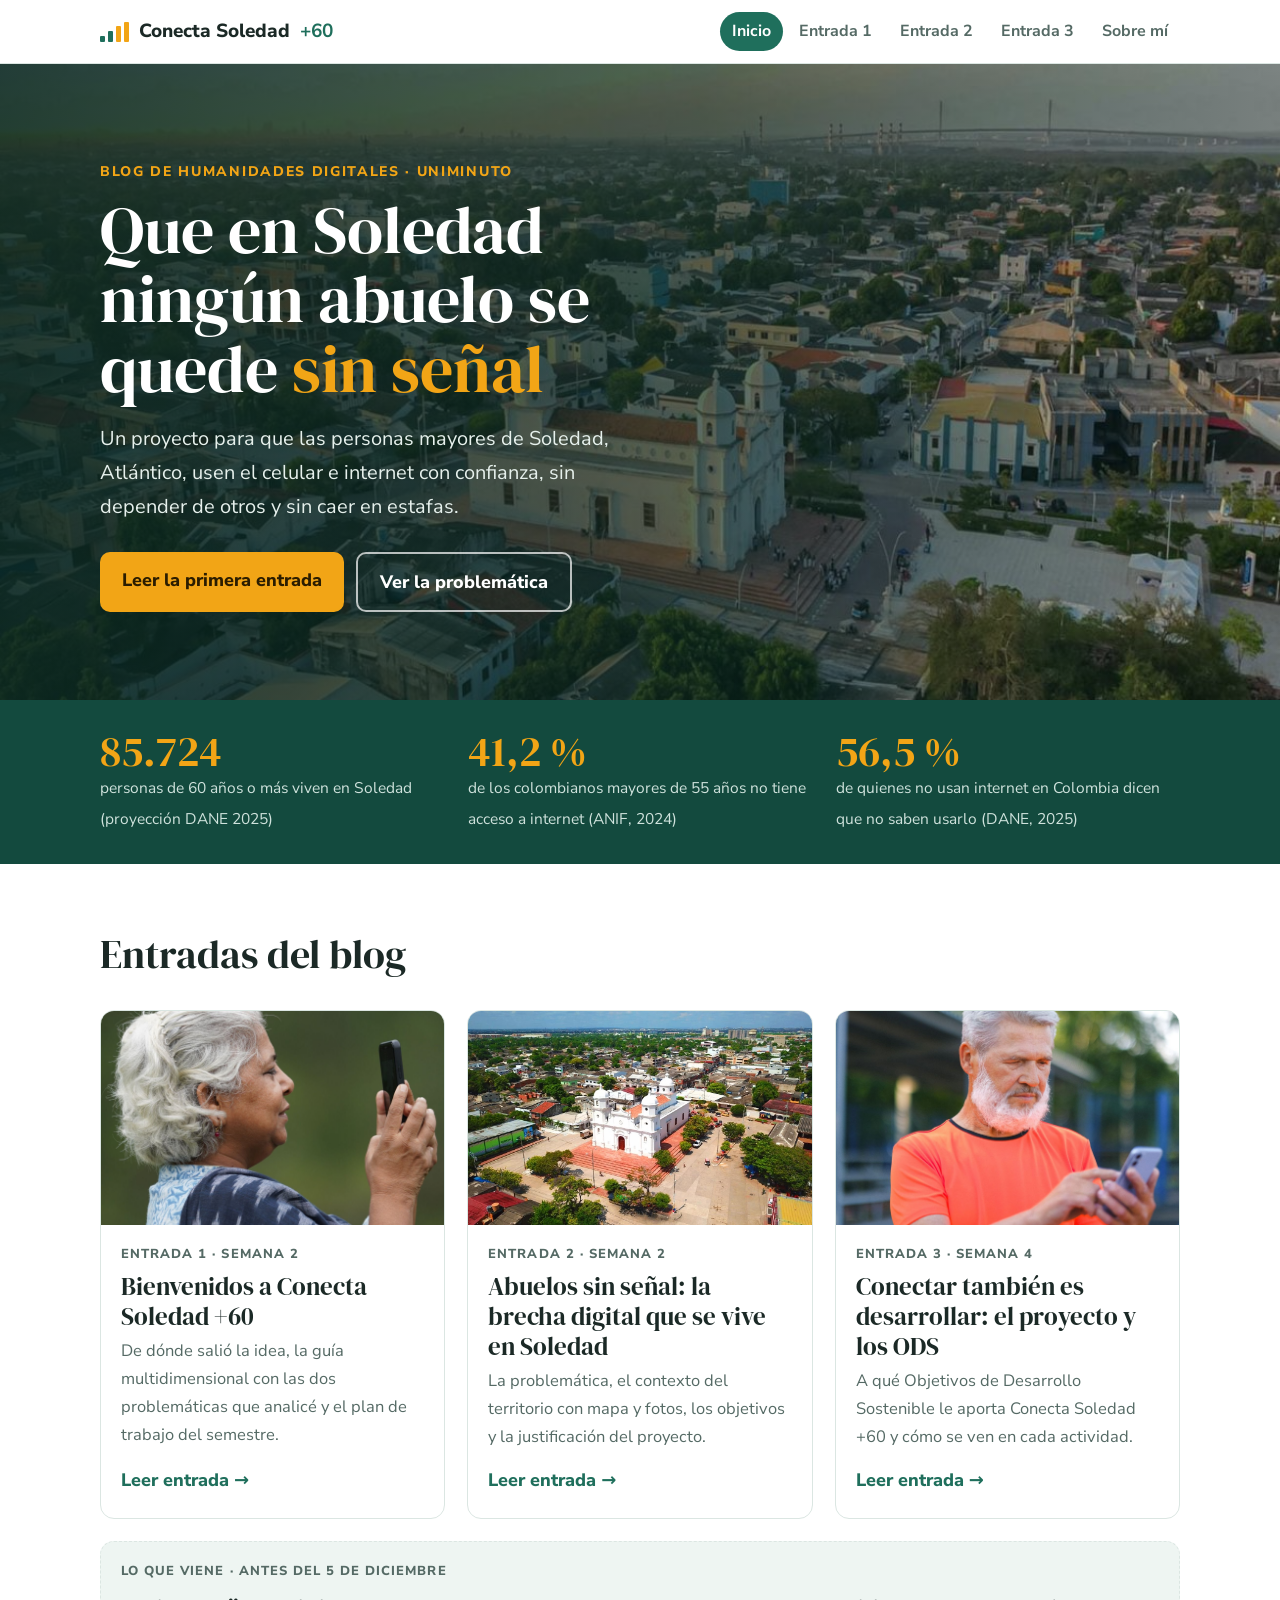
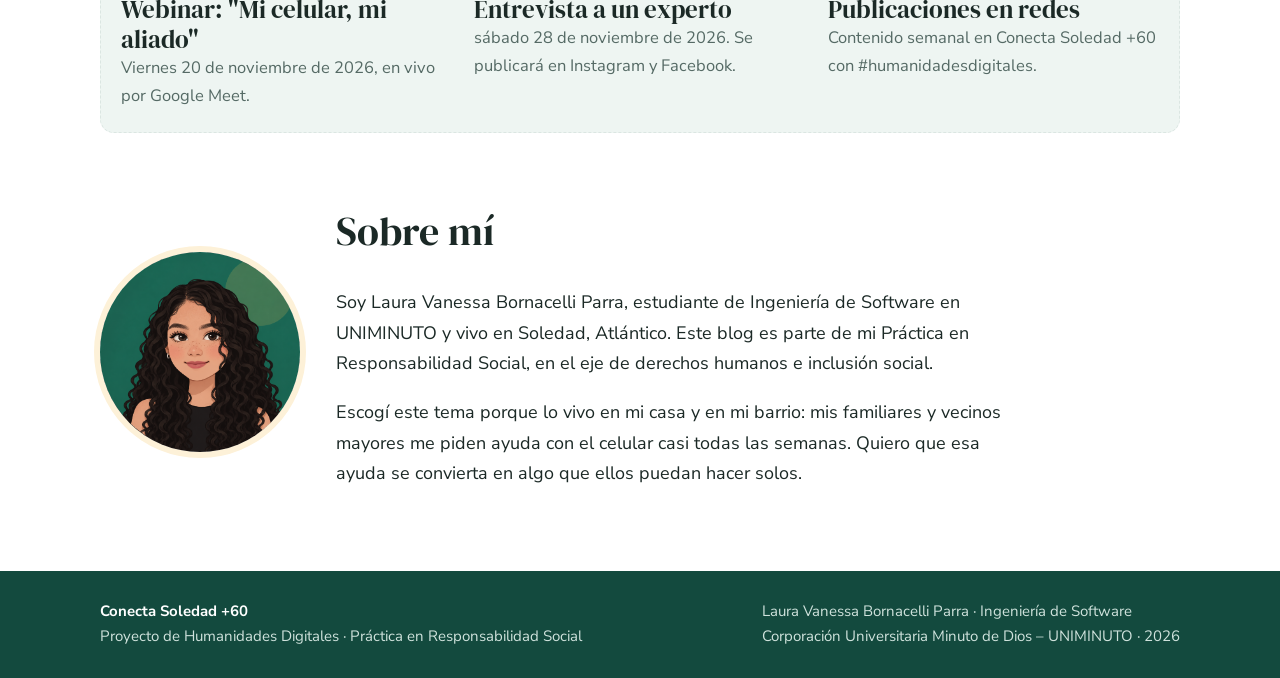
<file: index.html>
<!doctype html>
<html lang="es">
<head>
<meta charset="utf-8">
<meta name="viewport" content="width=device-width, initial-scale=1">
<title>Conecta Soledad +60</title>
<meta name="description" content="Blog del proyecto de Humanidades Digitales sobre inclusión digital de las personas mayores en Soledad, Atlántico.">
<link rel="icon" href="avatar-laura.png">
<link rel="preconnect" href="https://fonts.googleapis.com">
<link rel="preconnect" href="https://fonts.gstatic.com" crossorigin>
<link rel="stylesheet" href="https://fonts.googleapis.com/css2?family=DM+Serif+Display&family=Nunito+Sans:opsz,wght@6..12,400;6..12,600;6..12,700;6..12,800&display=swap">
<link rel="stylesheet" href="styles.css">
</head>
<body><header class="topbar"><div class="container topbar-in">
<a class="logo" href="index.html"><span class="signal" aria-hidden="true"><i></i><i></i><i></i><i></i></span>Conecta Soledad <b>+60</b></a>
<nav aria-label="Principal"><a href="index.html" aria-current="page">Inicio</a><a href="entrada-1.html">Entrada 1</a><a href="entrada-2.html">Entrada 2</a><a href="entrada-3.html">Entrada 3</a><a href="index.html#sobre-mi">Sobre mí</a></nav></div></header>
<section class="hero" style="background-image:url('soledad-atardecer.jpg')">
  <div class="hero-shade"></div>
  <div class="container hero-in">
    <p class="eyebrow">Blog de Humanidades Digitales · UNIMINUTO</p>
    <h1>Que en Soledad ningún abuelo se quede <span>sin señal</span></h1>
    <p class="hero-lede">Un proyecto para que las personas mayores de Soledad, Atlántico, usen el celular e internet con confianza, sin depender de otros y sin caer en estafas.</p>
    <div class="hero-cta"><a class="btn" href="entrada-1.html">Leer la primera entrada</a><a class="btn ghost" href="entrada-2.html">Ver la problemática</a></div>
  </div>
</section>

<section class="stats-strip"><div class="container stats">
  <div class="stat"><b>85.724</b><span>personas de 60 años o más viven en Soledad (proyección DANE 2025)</span></div>
  <div class="stat"><b>41,2 %</b><span>de los colombianos mayores de 55 años no tiene acceso a internet (ANIF, 2024)</span></div>
  <div class="stat"><b>56,5 %</b><span>de quienes no usan internet en Colombia dicen que no saben usarlo (DANE, 2025)</span></div>
</div></section>

<main class="container">
  <section class="section">
    <h2 class="section-title">Entradas del blog</h2>
    <div class="cards">
      <a class="card" href="entrada-1.html">
        <img src="adulta-mayor-celular.jpg" alt="Mujer mayor tomando una foto con su celular" loading="lazy">
        <div class="card-body"><span class="meta">Entrada 1 · Semana 2</span><h3>Bienvenidos a Conecta Soledad +60</h3><p>De dónde salió la idea, la guía multidimensional con las dos problemáticas que analicé y el plan de trabajo del semestre.</p><span class="more">Leer entrada →</span></div>
      </a>
      <a class="card" href="entrada-2.html">
        <img src="soledad-iglesia.jpg" alt="Vista aérea de la iglesia y la plaza principal de Soledad" loading="lazy">
        <div class="card-body"><span class="meta">Entrada 2 · Semana 2</span><h3>Abuelos sin señal: la brecha digital que se vive en Soledad</h3><p>La problemática, el contexto del territorio con mapa y fotos, los objetivos y la justificación del proyecto.</p><span class="more">Leer entrada →</span></div>
      </a>
      <a class="card" href="entrada-3.html">
        <img src="adulto-mayor-celular.jpg" alt="Hombre mayor escribiendo en su celular" loading="lazy">
        <div class="card-body"><span class="meta">Entrada 3 · Semana 4</span><h3>Conectar también es desarrollar: el proyecto y los ODS</h3><p>A qué Objetivos de Desarrollo Sostenible le aporta Conecta Soledad +60 y cómo se ven en cada actividad.</p><span class="more">Leer entrada →</span></div>
      </a>
      <div class="card soon wide"><div class="card-body"><span class="meta">Lo que viene · antes del 5 de diciembre</span>
        <div class="upcoming"><div><h3>Webinar: "Mi celular, mi aliado"</h3><p>Viernes 20 de noviembre de 2026, en vivo por Google Meet.</p></div>
        <div><h3>Entrevista a un experto</h3><p>sábado 28 de noviembre de 2026. Se publicará en Instagram y Facebook.</p></div>
        <div><h3>Publicaciones en redes</h3><p>Contenido semanal en Conecta Soledad +60 con #humanidadesdigitales.</p></div></div></div></div>
    </div>
  </section>

  <section class="section about" id="sobre-mi">
    <img class="avatar" src="avatar-laura.png" alt="Avatar ilustrado de Laura">
    <div>
      <h2 class="section-title">Sobre mí</h2>
      <p>Soy Laura Vanessa Bornacelli Parra, estudiante de Ingeniería de Software en UNIMINUTO y vivo en Soledad, Atlántico. Este blog es parte de mi Práctica en Responsabilidad Social, en el eje de derechos humanos e inclusión social.</p>
      <p>Escogí este tema porque lo vivo en mi casa y en mi barrio: mis familiares y vecinos mayores me piden ayuda con el celular casi todas las semanas. Quiero que esa ayuda se convierta en algo que ellos puedan hacer solos.</p>
    </div>
  </section>
</main>
<footer class="foot"><div class="container foot-in">
<div><strong>Conecta Soledad +60</strong><br>Proyecto de Humanidades Digitales · Práctica en Responsabilidad Social</div>
<div>Laura Vanessa Bornacelli Parra · Ingeniería de Software<br>Corporación Universitaria Minuto de Dios – UNIMINUTO · 2026</div>
</div></footer>
</body></html>
</file>
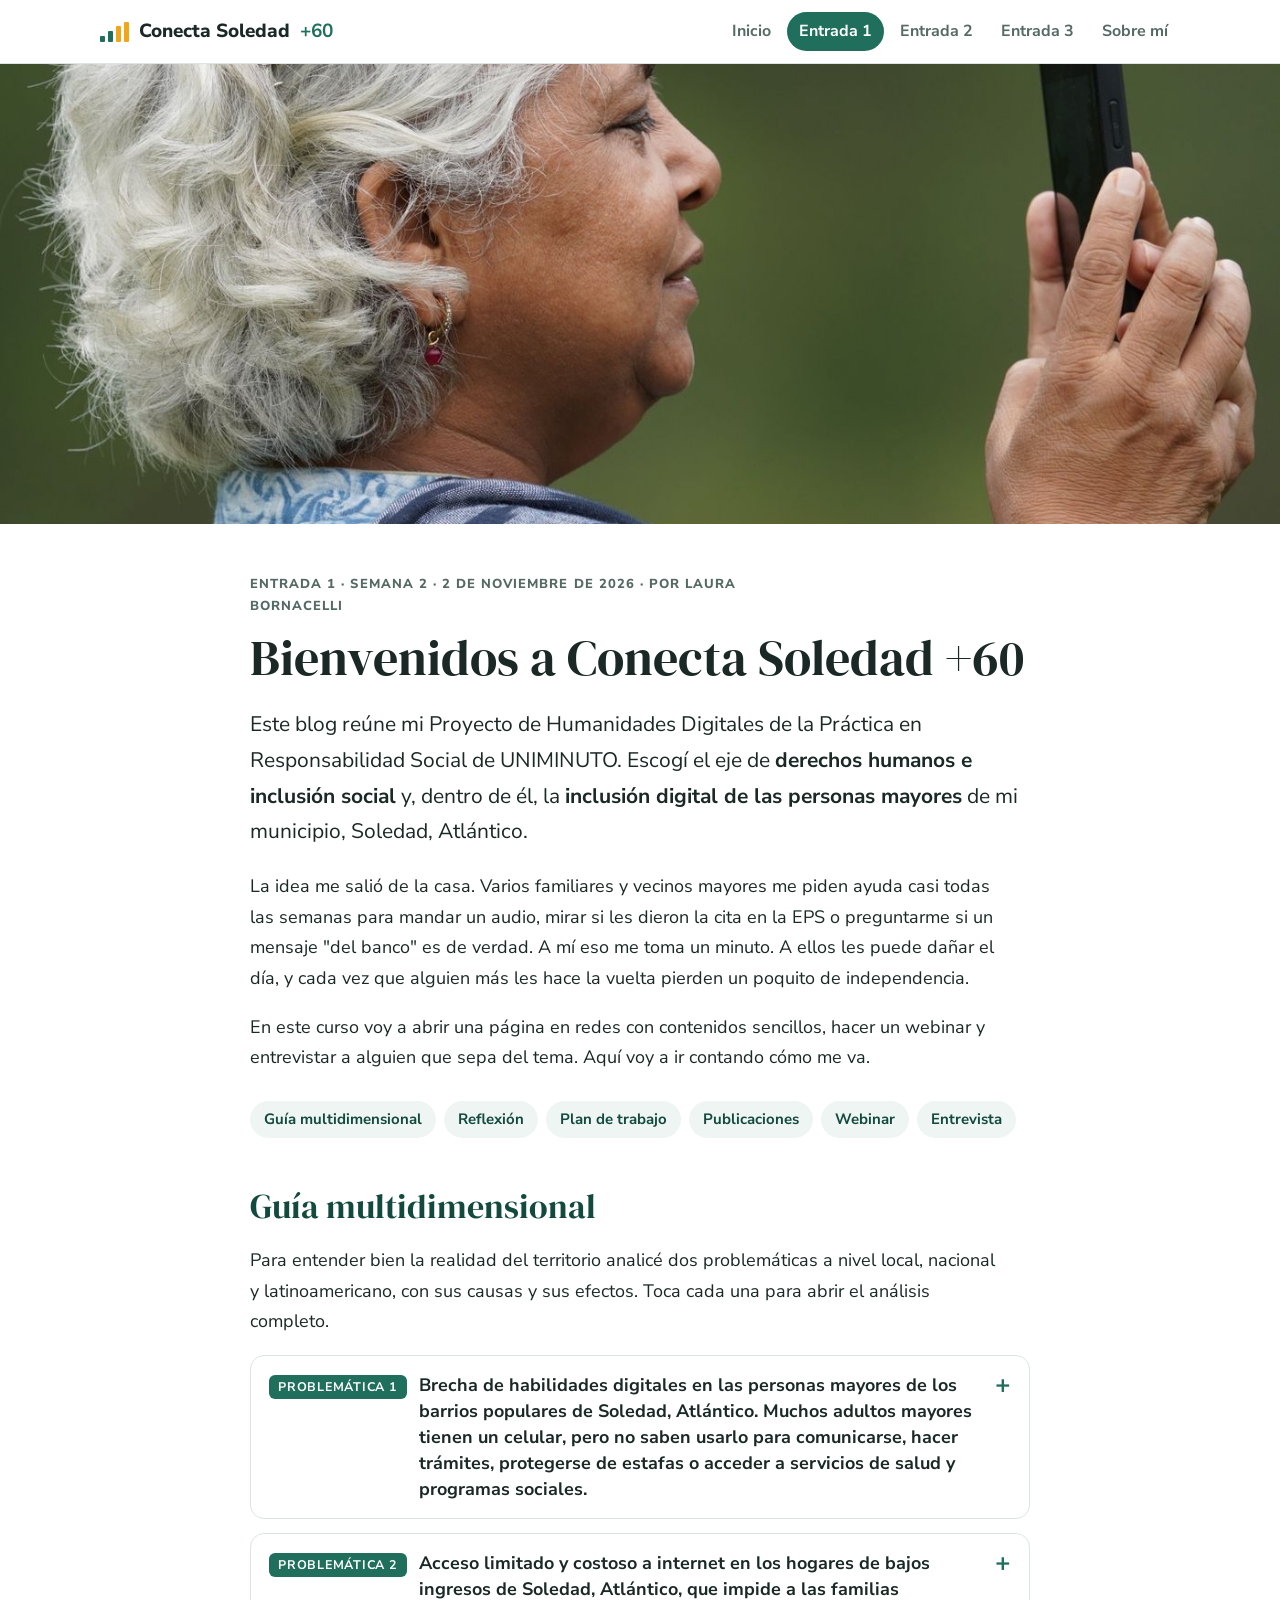
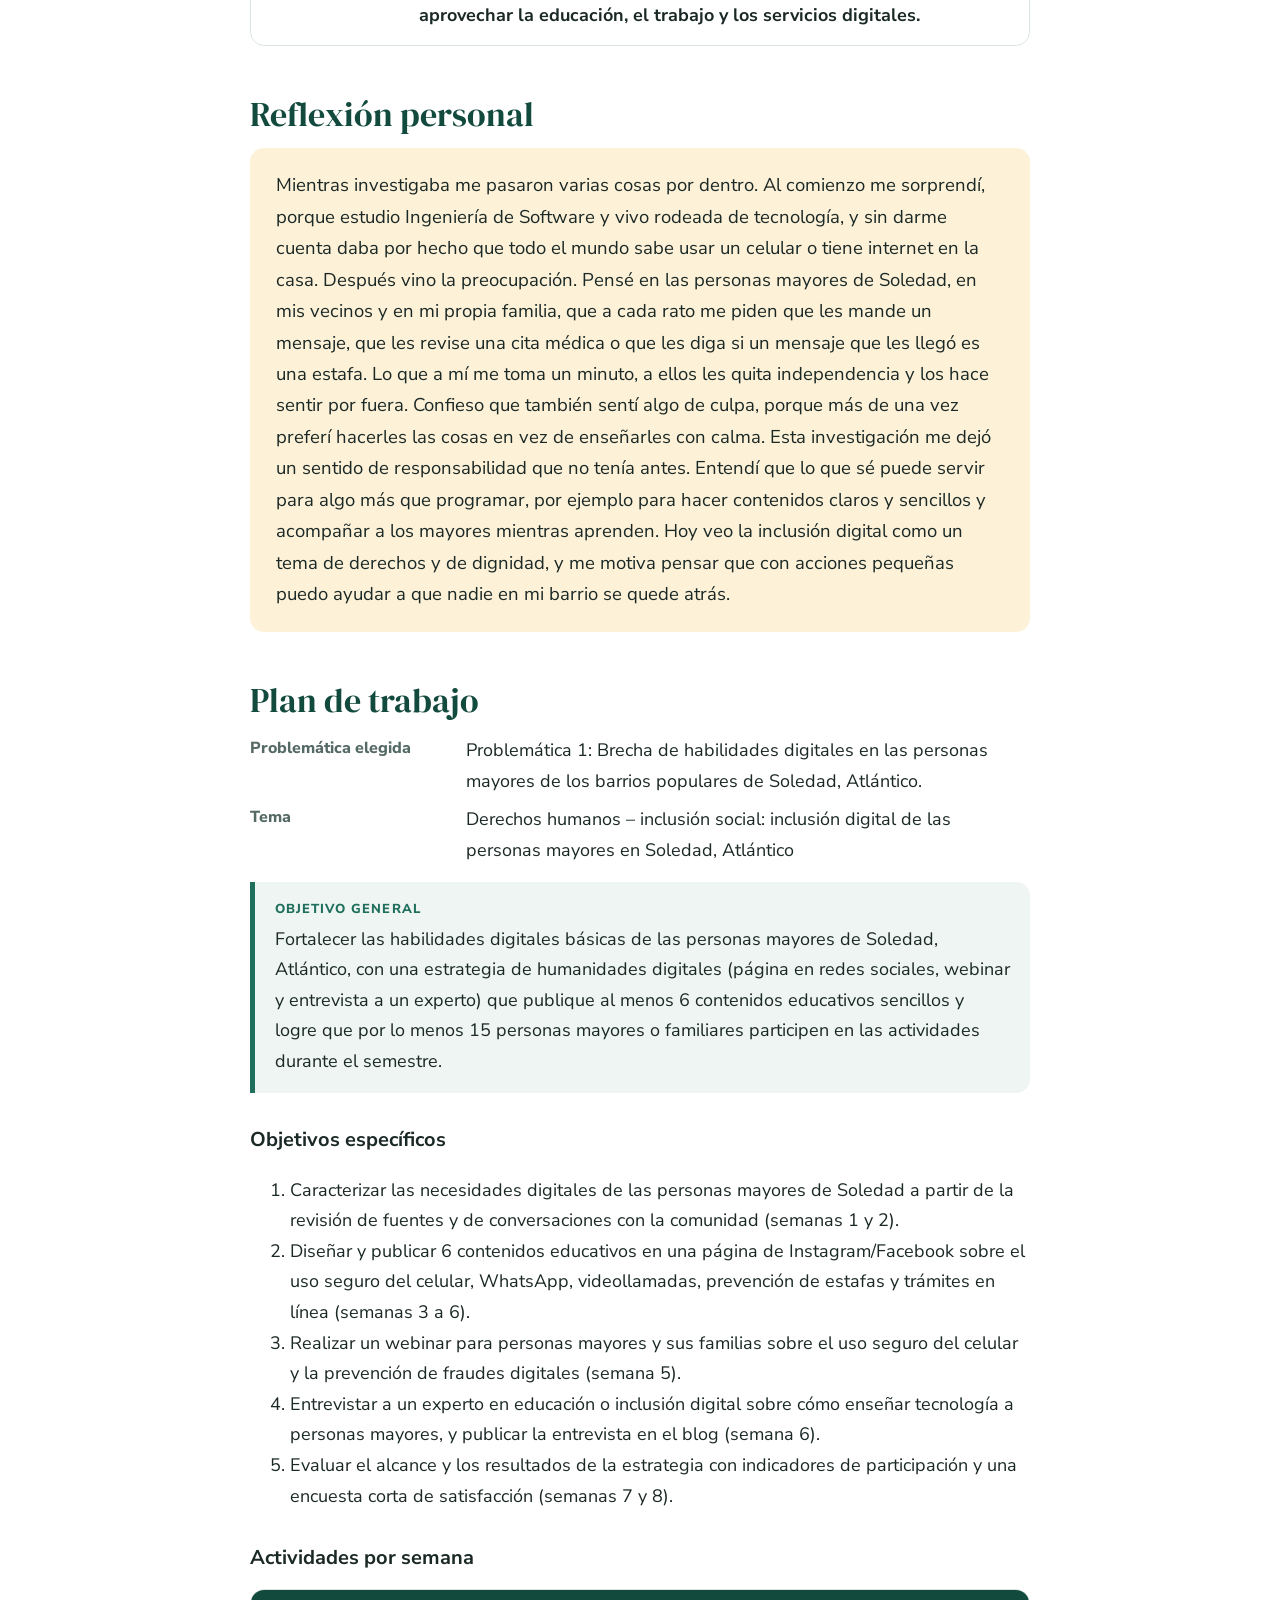
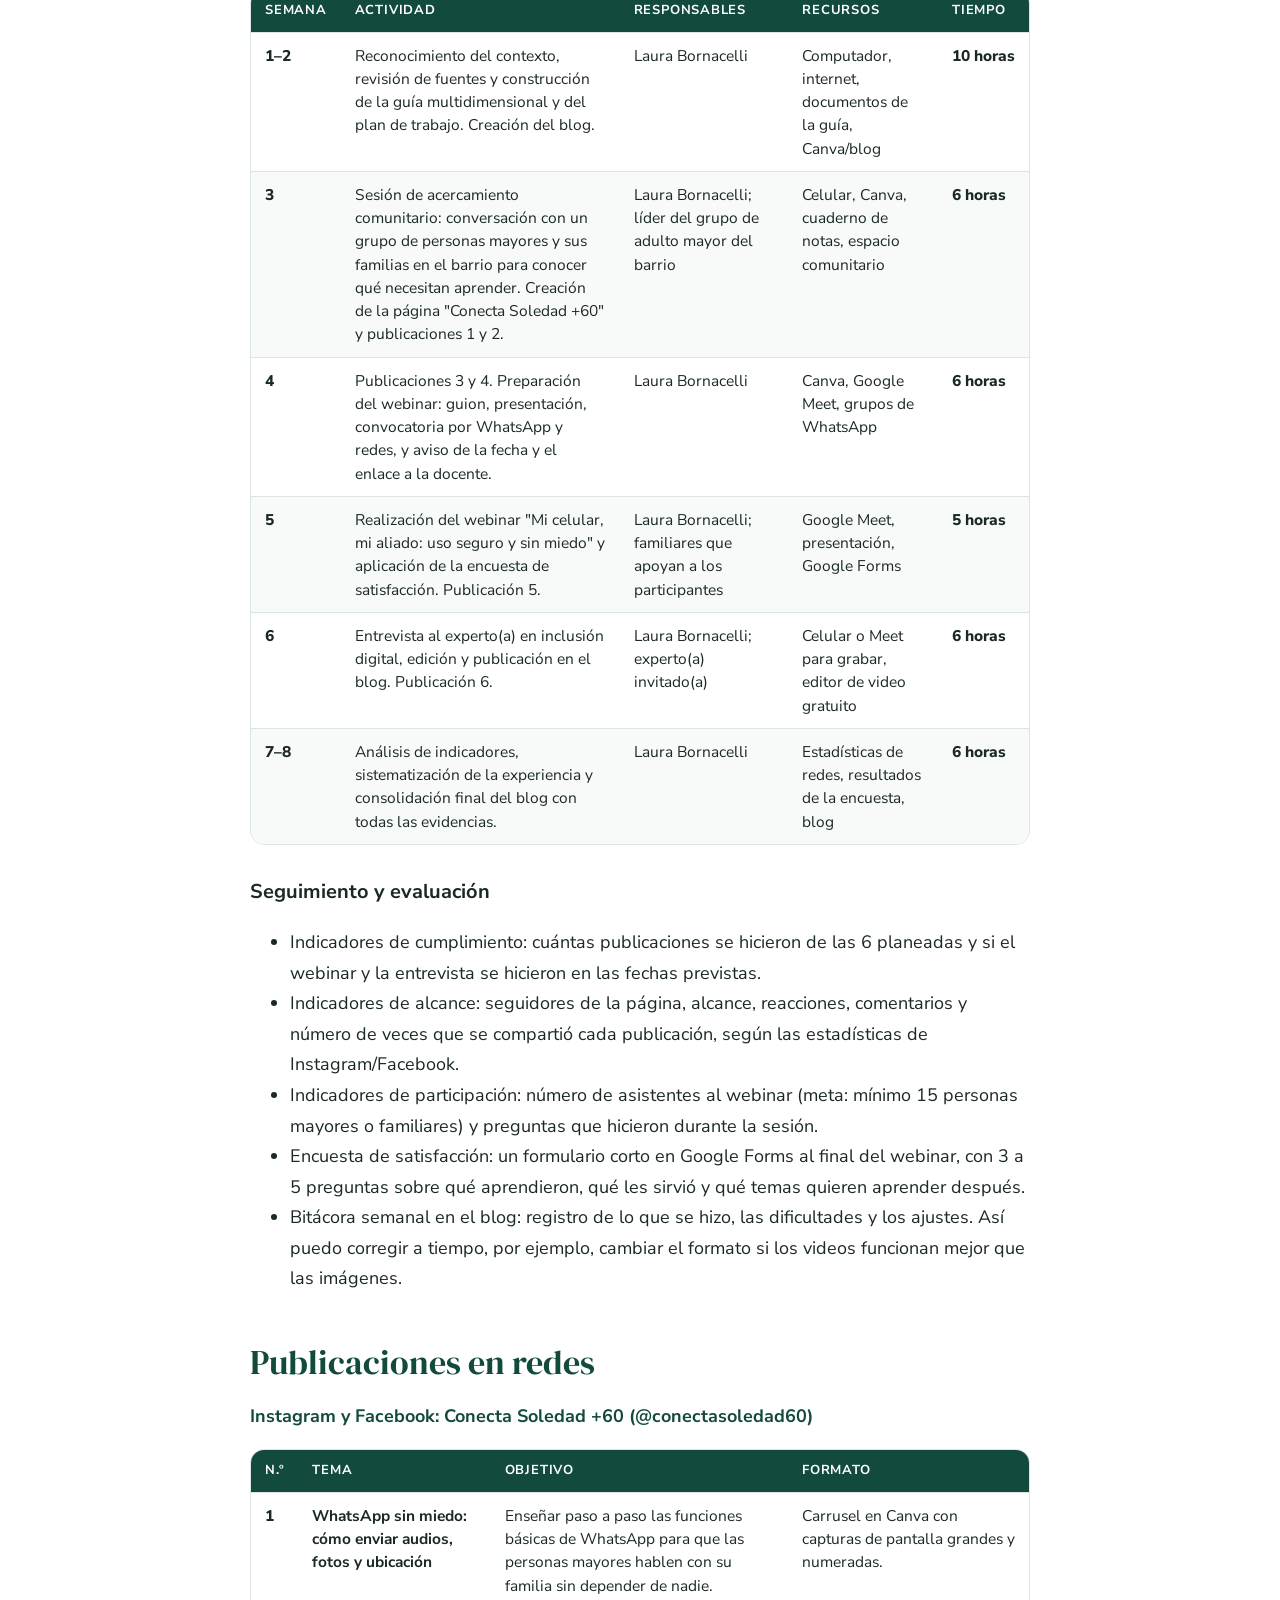
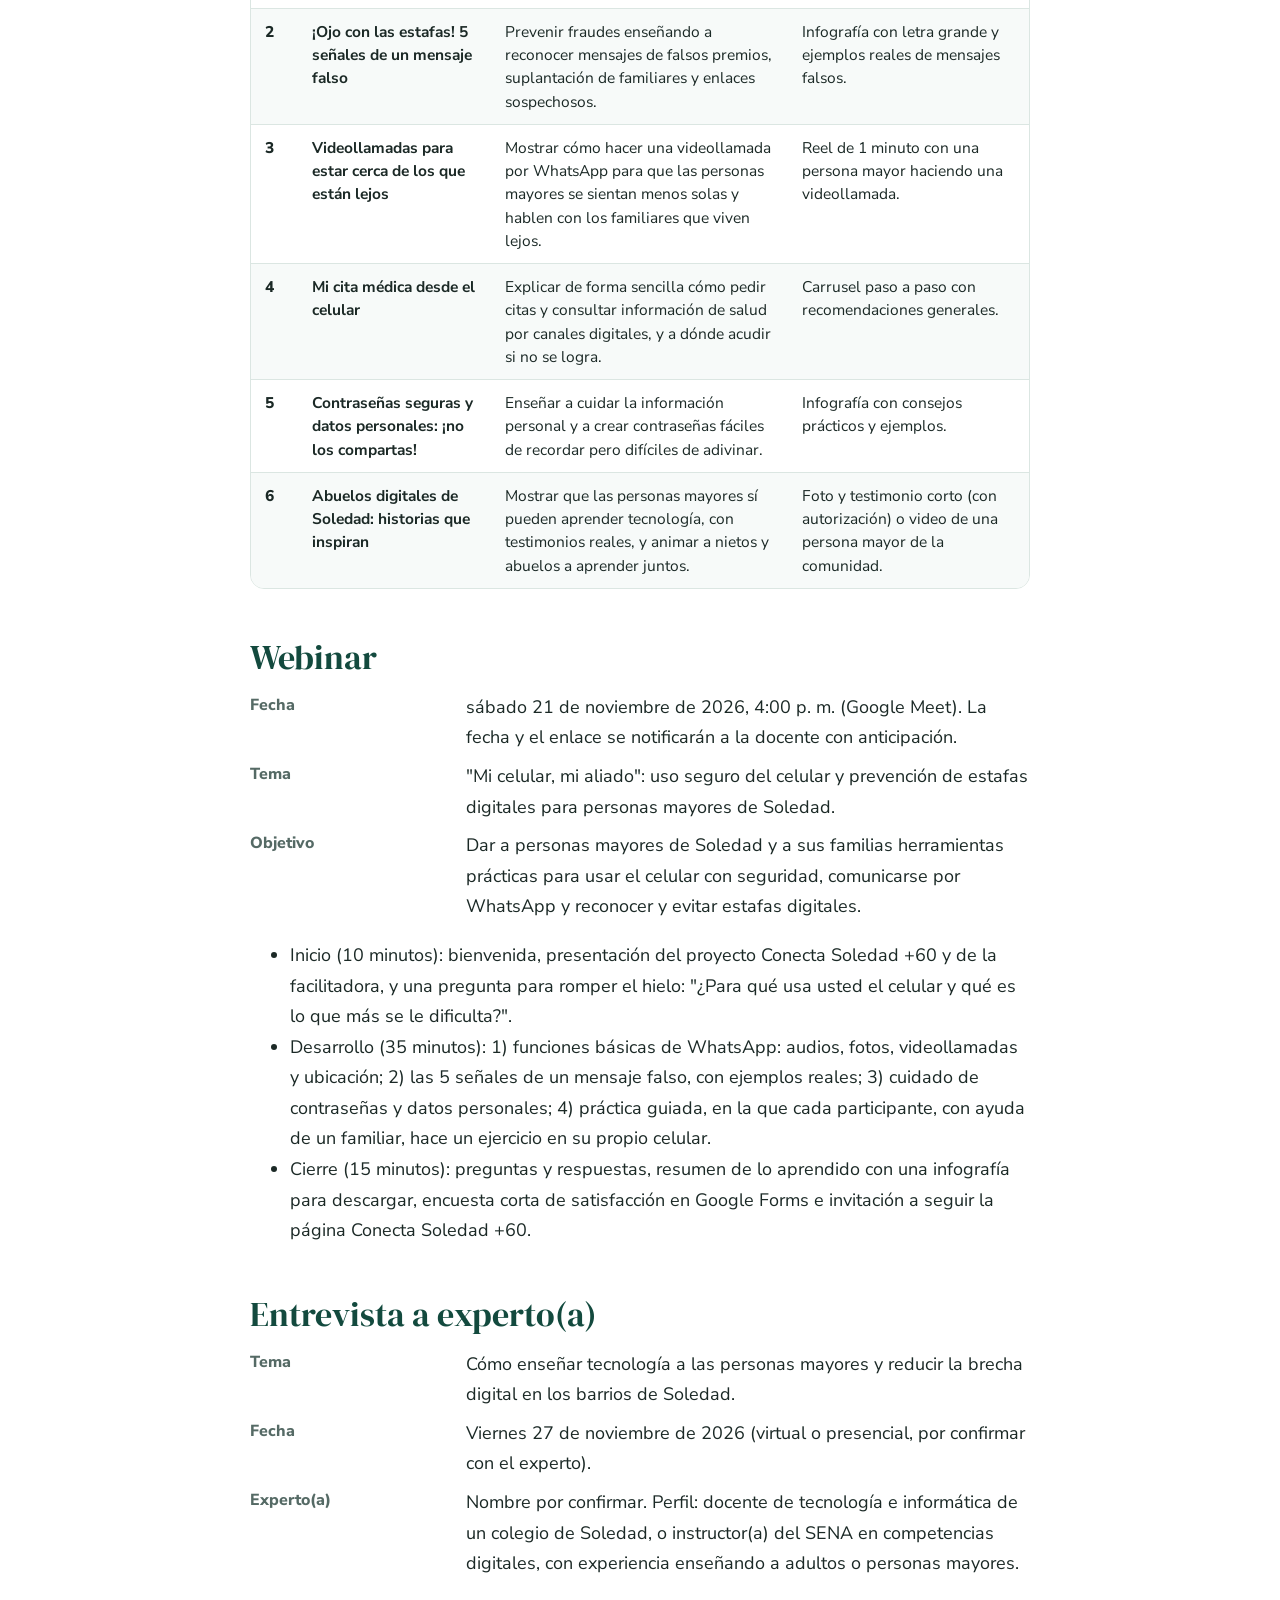
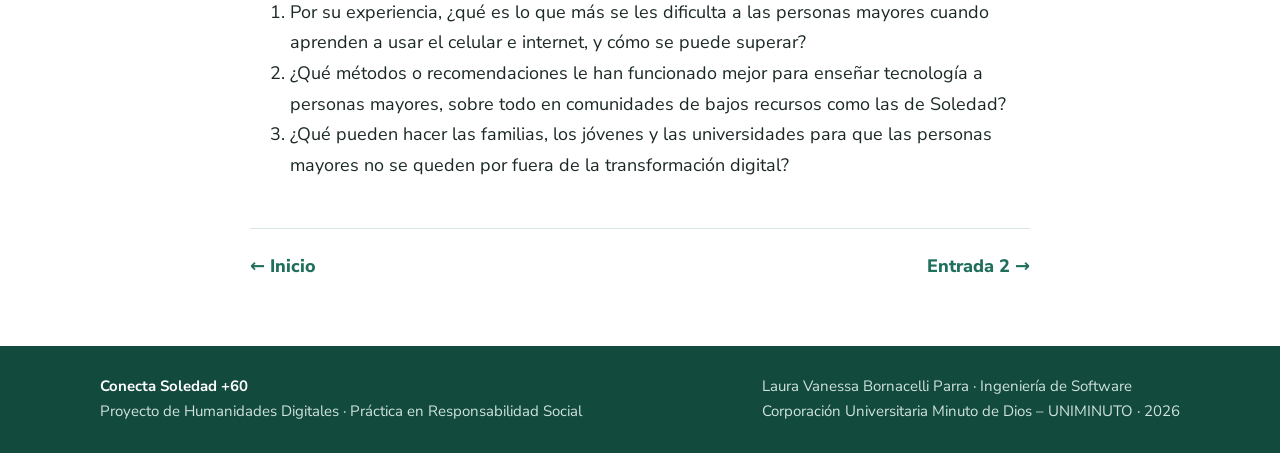
<file: entrada-1.html>
<!doctype html>
<html lang="es">
<head>
<meta charset="utf-8">
<meta name="viewport" content="width=device-width, initial-scale=1">
<title>Entrada 1 · Conecta Soledad +60</title>
<meta name="description" content="Presentación del proyecto, guía multidimensional y plan de trabajo.">
<link rel="icon" href="avatar-laura.png">
<link rel="preconnect" href="https://fonts.googleapis.com">
<link rel="preconnect" href="https://fonts.gstatic.com" crossorigin>
<link rel="stylesheet" href="https://fonts.googleapis.com/css2?family=DM+Serif+Display&family=Nunito+Sans:opsz,wght@6..12,400;6..12,600;6..12,700;6..12,800&display=swap">
<link rel="stylesheet" href="styles.css">
</head>
<body><header class="topbar"><div class="container topbar-in">
<a class="logo" href="index.html"><span class="signal" aria-hidden="true"><i></i><i></i><i></i><i></i></span>Conecta Soledad <b>+60</b></a>
<nav aria-label="Principal"><a href="index.html">Inicio</a><a href="entrada-1.html" aria-current="page">Entrada 1</a><a href="entrada-2.html">Entrada 2</a><a href="entrada-3.html">Entrada 3</a><a href="index.html#sobre-mi">Sobre mí</a></nav></div></header>
<header class="post-hero"><img src="adulta-mayor-celular.jpg" alt="Mujer mayor sonriendo mientras toma una foto con su celular"></header>
<main class="container post">
  <p class="meta">Entrada 1 · Semana 2 · 2 de noviembre de 2026 · Por Laura Bornacelli</p>
  <h1 class="post-title">Bienvenidos a Conecta Soledad +60</h1>
  <p class="lede">Este blog reúne mi Proyecto de Humanidades Digitales de la Práctica en Responsabilidad Social de UNIMINUTO. Escogí el eje de <strong>derechos humanos e inclusión social</strong> y, dentro de él, la <strong>inclusión digital de las personas mayores</strong> de mi municipio, Soledad, Atlántico.</p>
  <p>La idea me salió de la casa. Varios familiares y vecinos mayores me piden ayuda casi todas las semanas para mandar un audio, mirar si les dieron la cita en la EPS o preguntarme si un mensaje "del banco" es de verdad. A mí eso me toma un minuto. A ellos les puede dañar el día, y cada vez que alguien más les hace la vuelta pierden un poquito de independencia.</p>
  <p>En este curso voy a abrir una página en redes con contenidos sencillos, hacer un webinar y entrevistar a alguien que sepa del tema. Aquí voy a ir contando cómo me va.</p>

  <nav class="toc" aria-label="En esta entrada"><a href="#guia">Guía multidimensional</a><a href="#reflexion">Reflexión</a><a href="#plan">Plan de trabajo</a><a href="#publicaciones">Publicaciones</a><a href="#webinar">Webinar</a><a href="#entrevista">Entrevista</a></nav>

  <h2 id="guia">Guía multidimensional</h2>
  <p>Para entender bien la realidad del territorio analicé dos problemáticas a nivel local, nacional y latinoamericano, con sus causas y sus efectos. Toca cada una para abrir el análisis completo.</p>
  <details class="prob"><summary><span class="chip">Problemática 1</span><span>Brecha de habilidades digitales en las personas mayores de los barrios populares de Soledad, Atlántico. Muchos adultos mayores tienen un celular, pero no saben usarlo para comunicarse, hacer trámites, protegerse de estafas o acceder a servicios de salud y programas sociales.</span></summary><div class="prob-body"><h4>Análisis a nivel local</h4><p>Soledad es el segundo municipio con más habitantes del Atlántico y forma parte del área metropolitana de Barranquilla. Según las proyecciones del DANE con base en el Censo de 2018, en 2025 el municipio tiene cerca de 722.845 habitantes, y 85.724 de ellos tienen 60 años o más, es decir, alrededor del 11,9 % de la población (Telencuestas, 2025). Esa cifra la veo todos los días en mi barrio: abuelas y abuelos con ingresos bajos, muchas veces cuidando a los nietos, que usan el celular casi solo para recibir llamadas o para ver los mensajes que alguien más les abre.</p>
<p>Aquí el celular llegó a casi todas las casas, pero saber usarlo no llegó al mismo tiempo. En las filas de los bancos, de las EPS o de la alcaldía es normal ver a una persona mayor pidiéndole a un desconocido que le ayude a revisar un mensaje, bajar una aplicación o leer un código de verificación. Eso es más que una incomodidad. Por esa dependencia pierden citas médicas, no se enteran a tiempo de los pagos de subsidios y caen en estafas por llamada o por WhatsApp, que en la región Caribe se han vuelto muy comunes.</p>
<p>Un ejemplo claro es la manera como se manejan los programas sociales en el municipio. En 2024, la Alcaldía de Soledad hizo jornadas de inscripción al programa de adulto mayor en cada barrio, con la estrategia &quot;Pisando Firme&quot; de la Secretaría de Gestión Social, y atendió de forma presencial en canchas y espacios comunitarios (El Heraldo, 2024). Me parece una buena decisión, porque lleva el Estado hasta la comunidad. Pero también deja ver algo: muchas personas mayores no podrían hacer ese trámite por internet. Mientras el país pasa a lo digital los servicios de salud, pensiones, subsidios y bancos, quienes no manejan estas herramientas se van quedando atrás.</p>
<p>Los datos del departamento muestran que el acceso todavía está incompleto. Según la Encuesta Nacional de Calidad de Vida 2024 del DANE, en el Atlántico alrededor del 58,9 % de los hogares tiene conexión a internet, mientras que el promedio nacional es de 65,6 % (DANE, 2025). Dicho de otra forma, cerca de cuatro de cada diez hogares del departamento no tienen internet fijo ni móvil en la casa. En un municipio como Soledad, con tanta gente y con tantos barrios de estratos 1 y 2, la falta de conexión se suma a la falta de habilidades, y el golpe es más duro para quienes ya tienen menos oportunidades.</p>
<p>Hay que reconocer que también existen esfuerzos del Estado. De acuerdo con el Ministerio TIC, Soledad tiene 4.804 hogares conectados por el programa Mi Casa Bacana Digital y ha recibido 823 computadores y 18 laboratorios de innovación para colegios (MinTIC, 2026). El problema es que esos programas piensan sobre todo en los hogares y en los estudiantes. Las personas mayores casi nunca son el centro. Una abuela puede vivir en una casa con internet y aun así no saber hacer una videollamada, ver el resultado de un examen o darse cuenta de que un mensaje es falso. Sunkel y Ullmann (2019) lo dicen claramente: tener acceso en el hogar no garantiza el uso.</p>
<p>De lo que pude revisar, saco cuatro hallazgos sobre Soledad. El primero es la dependencia. Muchas personas mayores necesitan a un hijo, a un nieto o a un vecino para cualquier gestión en el celular, y eso les quita autonomía y privacidad, porque terminan entregando contraseñas y datos personales. El segundo es el riesgo de estafa: si no reconocen un enlace sospechoso, un falso premio o un mensaje de alguien que se hace pasar por un familiar, son presa fácil. El tercero es el aislamiento. Quien no sabe hacer una videollamada pierde contacto con los hijos o nietos que se fueron a otra ciudad o a otro país, algo muy frecuente en una población que ha vivido desplazamiento y migración. El cuarto es que quedan por fuera de servicios, porque las citas médicas, las autorizaciones, los certificados y los pagos se hacen cada vez más por aplicaciones y páginas web.</p>
<p>Hay además un lado emocional que no se puede dejar por fuera. Cuando uno habla con personas mayores, es común oír cosas como &quot;eso no es para mí&quot;, &quot;ya estoy muy viejo para aprender&quot; o &quot;me da miedo dañar el celular&quot;. Ese miedo y la poca confianza en sí mismos pesan tanto como no tener plan de datos. Por eso no veo esta problemática como algo puramente técnico. Tiene que ver con la dignidad de las personas, con sus derechos y con su participación en la vida social.</p>
<p>La Ruta de Innovación Social de UNIMINUTO plantea que el primer paso para cambiar una realidad es entender el problema junto con la comunidad que lo vive, teniendo en cuenta lo que saben y lo que de verdad necesitan (Pacheco Duarte et al., 2022). En Soledad, eso significa escuchar a las personas mayores, a sus familias y a los líderes de los grupos de adulto mayor de los barrios para saber qué quieren aprender primero. Reyna Cruz et al. (2019) también explican que los problemas sociales son complejos y necesitan la mirada de varias disciplinas. En este caso se juntan varias: la ingeniería de software conoce las herramientas y sabe si son fáciles de usar; la gerontología explica cómo aprenden las personas mayores; la comunicación ayuda a hacer mensajes claros, y el derecho recuerda que el acceso a la información es un derecho humano.</p>
<p>Para cerrar este análisis local, creo que la brecha digital de las personas mayores en Soledad no se explica por la falta de aparatos. Lo que más falta es saber usarlos, sentirse capaz y tener a alguien que acompañe con paciencia. Eso les quita autonomía, los pone en riesgo y los aleja de servicios básicos. A la vez, abre una oportunidad concreta: desde las humanidades digitales y la responsabilidad social universitaria se pueden hacer contenidos sencillos, cercanos y con el lenguaje de la gente del barrio, que ayuden a acortar esa distancia.</p>
<h4>Análisis a nivel nacional</h4><p>En Colombia la conectividad ha crecido bastante en los últimos diez años, pero el avance no ha sido igual para todas las edades, regiones e ingresos. Según el boletín técnico de Tecnologías de la Información y las Comunicaciones en hogares del DANE, en 2024 el 65,6 % de los hogares del país tenía conexión a internet. En las cabeceras municipales la cifra sube al 72,5 %, y en los centros poblados y zonas rurales dispersas baja al 41,9 % (DANE, 2025). En cuanto a las personas de cinco años y más, el 79,3 % usó internet durante el último año, así que todavía uno de cada cinco colombianos sigue desconectado.</p>
<p>Al mirar quiénes son esos desconectados, las personas mayores aparecen entre los más afectados. Un análisis de la Asociación Nacional de Instituciones Financieras (ANIF), reseñado por Bloomberg Línea, muestra que el porcentaje de mayores de 55 años sin acceso a internet bajó del 65,7 % en 2018 al 41,2 % en 2024 (Suárez, 2025). Es un avance grande, pero también quiere decir que cuatro de cada diez personas de ese grupo siguen sin conectarse, mucho más que los jóvenes y los adultos en edad de trabajar.</p>
<p>Cuando se miden las habilidades, y no solo el acceso, el problema se ve todavía más. El mismo análisis dice que en 2024 solo el 15,8 % de los mayores de 55 años sabía usar el comando de copiar y pegar, y apenas el 9,4 % sabía usar fórmulas en una hoja de cálculo. Entre los jóvenes de 18 a 24 años, esas habilidades superan el 60 % y el 42 %, respectivamente (Suárez, 2025). La brecha ya no es solo de conexión. Es de competencias, y eso impide usar la tecnología para estudiar, trabajar, hacer trámites o cuidarse en línea.</p>
<p>Las razones de la desconexión me parecieron muy reveladoras. Entre las personas de cinco años y más que no usaron internet, la razón más mencionada fue &quot;no sabe usarlo&quot;, con un 56,5 % en todo el país. Después vienen el costo (50,8 %) y no considerarlo necesario (48,9 %) (DANE, 2025). En los hogares sin conexión, el costo es la barrera principal, con un 45 %, y el 27,7 % dice que no lo considera necesario. O sea que además del problema de plata hay un problema cultural y de formación: mucha gente no le ve el valor a la tecnología porque nadie le ha mostrado cómo le puede servir en su vida diaria.</p>
<p>A todo esto se suma que Colombia está envejeciendo. Cada vez hay más personas mayores, porque la gente vive más años y nacen menos niños. Al mismo tiempo, el Estado y las empresas están pasando sus servicios a lo digital: las EPS dan las citas por aplicación, los bancos empujan las billeteras digitales, los subsidios se consultan en páginas web y muchas entidades ya no atienden en persona. Si ese cambio no viene con formación, las personas mayores pueden quedar por fuera de servicios que antes usaban sin ningún problema.</p>
<p>En cuanto a las leyes, Colombia tiene herramientas que respaldan la inclusión digital. La Ley 1341 de 2009 pone el acceso a las TIC como principio orientador del Estado. La Ley 2108 de 2021 reconoce el acceso a internet como un servicio público esencial. La Ley 1251 de 2008 busca proteger, promover y defender los derechos de los adultos mayores. Y con la Ley 2055 de 2020, el país aprobó la Convención Interamericana sobre la Protección de los Derechos Humanos de las Personas Mayores, que reconoce su derecho a la educación, a la participación y al acceso a la información en igualdad de condiciones. Aun así, en la práctica estas normas se cumplen poco, sobre todo en los municipios y barrios con menos recursos.</p>
<p>Entre las iniciativas nacionales están los programas del Ministerio TIC para conectar hogares vulnerables y colegios, y los cursos de formación digital del SENA. En el Atlántico, por ejemplo, la estrategia SenaTIC reporta 15.000 personas certificadas, la mayoría en Barranquilla (MinTIC, 2026). Lo que noto es que estos procesos suelen estar pensados para jóvenes o para personas en edad de trabajar. Los contenidos y los ritmos no siempre se ajustan a las personas mayores, a su vista, a la precisión de sus dedos o a su forma de aprender. Por eso sigue habiendo un vacío: casi no hay alfabetización digital hecha específicamente para ellos.</p>
<p>Otro punto importante a nivel nacional es que los fraudes digitales han aumentado. Las estafas por mensajes de texto, llamadas y redes sociales le llegan a todo el mundo, pero las personas mayores son más vulnerables, porque suelen confiar en mensajes que parecen oficiales y no siempre conocen las señales de alerta. Eso les genera desconfianza, y muchas veces terminan rechazando la tecnología por completo. Así el círculo de exclusión se vuelve más difícil de romper.</p>
<p>Por último, la pandemia de COVID-19 dejó muy clara la importancia de la inclusión digital. En los confinamientos, las videollamadas, la telemedicina y las compras por internet se volvieron indispensables. Muchas personas mayores en Colombia pasaron esos meses aisladas, sin poder hablar con su familia ni acceder a servicios. De ahí quedó una lección: la conectividad y las habilidades digitales ya no son un lujo, son una condición para ejercer derechos básicos. Visto así, lo que pasa en Soledad no es un caso aislado. Es la versión local de una brecha que existe en todo el país y que necesita respuestas comunitarias, educativas y cercanas a la gente.</p>
<h4>Análisis a nivel latinoamericano</h4><p>En América Latina, la Comisión Económica para América Latina y el Caribe (CEPAL) ha estudiado la brecha digital de las personas mayores y la considera una de las desigualdades más visibles de esta época. En su artículo &quot;Las personas mayores de América Latina en la era digital: superación de la brecha digital&quot;, Sunkel y Ullmann (2019) analizan encuestas de hogares de varios países de la región. Su conclusión es que las personas de 60 años y más son el grupo de edad que menos usa internet en todos los países que tienen información disponible.</p>
<p>La diferencia entre generaciones es enorme. Según ese estudio, en El Salvador y Honduras los jóvenes de 15 a 29 años tienen más de siete veces más probabilidad de usar internet que las personas mayores. En México la proporción es de cerca de ocho veces, y en Ecuador llega casi a nueve (Sunkel &amp; Ullmann, 2019). Con estos datos se entiende que la edad es uno de los factores que más pesan en la exclusión digital, junto con el nivel educativo, el ingreso y el lugar donde se vive.</p>
<p>Hay otro hallazgo de la CEPAL que me llamó mucho la atención. En varios países, entre ellos Ecuador, El Salvador, México, Paraguay y Perú, el porcentaje de personas mayores que usan computador es menor que el de personas mayores que viven en hogares que tienen uno (Sunkel &amp; Ullmann, 2019). Es decir, que el aparato esté en la casa no significa que la persona mayor lo use. Esto coincide con lo que veo en Soledad: el celular está en la casa, pero muchas veces faltan las habilidades, la confianza y alguien que acompañe.</p>
<p>El mismo estudio trae un dato esperanzador. Aunque en la región son pocas las personas mayores que usan internet, las que aprenden se vuelven usuarias frecuentes, y la mayoría se conecta todos los días. Lo usan sobre todo para buscar información y comunicarse, y muchas también para entretenerse viendo videos o escuchando música (Sunkel &amp; Ullmann, 2019). Para mí esto demuestra que, cuando logran pasar las primeras barreras, la tecnología entra en su vida y les sirve de verdad.</p>
<p>Con la pandemia de COVID-19 esta desigualdad quedó todavía más expuesta. En su informe especial &quot;Universalizar el acceso a las tecnologías digitales para enfrentar los efectos del COVID-19&quot;, la CEPAL (2020) advirtió que alrededor de 40 millones de hogares de la región no tenían conexión a internet y que cerca de un tercio de la población tenía acceso limitado o nulo a las tecnologías digitales. El organismo señaló que la brecha golpea más a los hogares de menores ingresos, a las zonas rurales y a las personas mayores. Por eso propuso una canasta básica digital, con un dispositivo, un plan de conexión y formación, para que los hogares desconectados pudieran incluirse.</p>
<p>A esto se suma que la población latinoamericana está envejeciendo rápido, más rápido de lo que envejeció Europa en su momento. En pocas décadas habrá muchas más personas mayores viviendo en sociedades donde casi todo pasa por lo digital. Si no se hace algo desde ahora, la brecha digital puede convertirse en otra forma de exclusión social, con efectos en la salud, la economía y la participación ciudadana de millones de personas.</p>
<p>Desde los derechos humanos, la Convención Interamericana sobre la Protección de los Derechos Humanos de las Personas Mayores, que la Organización de los Estados Americanos adoptó en 2015, es el primer instrumento de la región dedicado específicamente a este grupo. La convención dice que las personas mayores tienen derecho a la educación durante toda la vida, a la participación y a la accesibilidad, incluido el acceso a las nuevas tecnologías de la información y las comunicaciones. Esto va en la misma línea de la Declaración Universal de los Derechos Humanos (Naciones Unidas, 1948), que reconoce el derecho de toda persona a la educación y a recibir información.</p>
<p>En varios países de la región ya hay experiencias interesantes para cerrar esta brecha. Hay talleres en los que jóvenes les enseñan a personas mayores, programas municipales de alfabetización digital en centros comunitarios y universidades que conectan a sus estudiantes con grupos de adultos mayores. Lo que tienen en común es que parten de una idea sencilla: la tecnología se aprende mejor acompañado, con paciencia, con ejemplos de la vida diaria y con materiales pensados para quien aprende.</p>
<p>Revisar el panorama latinoamericano me ayudó a entender que lo que pasa en Soledad hace parte de algo más grande. En toda la región aparecen las mismas barreras: el costo, la falta de habilidades, el miedo y unas aplicaciones poco amigables. Por eso las soluciones locales pueden aprender de lo que se ha hecho en otros países y, a la vez, aportar sus propios aprendizajes. La Ruta de Innovación Social de UNIMINUTO plantea que las innovaciones sociales nacen en un territorio concreto, pero se pueden escalar y replicar cuando demuestran que funcionan (Pacheco Duarte et al., 2022). Una estrategia de contenidos digitales sencillos y de acompañamiento entre generaciones en Soledad puede ser un aporte pequeño a una necesidad que comparte toda América Latina.</p>
<h4>Causas</h4><p>La falta de habilidades digitales en las personas mayores de Soledad no tiene una sola causa. Al revisar el tema encontré razones históricas, socioculturales, políticas y económicas que se mezclan entre sí. Esto coincide con lo que plantean Reyna Cruz et al. (2019): los problemas sociales casi nunca se explican desde una sola disciplina, y para entenderlos hay que cruzar varias miradas.</p>
<p><strong>Causas históricas.</strong> Quienes hoy tienen más de 60 años crecieron sin computadores en la casa y sin internet. Aprendieron con cuaderno, tablero y mucha memoria, y eso cuando pudieron estudiar, porque en la región Caribe y en el campo muchos no terminaron la primaria. La tecnología digital se volvió masiva en los años 2000 y 2010, cuando la mayoría de ellos ya había salido del colegio y, en muchos casos, también del trabajo formal. Nunca tuvieron un salón de clase o una oficina donde les tocara aprender a usarla. A esto se suma la historia propia de Soledad. El municipio creció muy rápido y sin mucha planeación, recibiendo durante décadas a familias desplazadas por el conflicto armado desde otros departamentos del Caribe y, en los últimos años, a población migrante. Muchos de los abuelos que hoy viven en los barrios llegaron así, con vidas difíciles en las que la prioridad era conseguir trabajo, comida y un techo. Aprender a manejar un computador no estaba en la lista.</p>
<p><strong>Causas socioculturales.</strong> En el día a día se repite la idea de que la tecnología es cosa de jóvenes. &quot;Eso es para los muchachos&quot; o &quot;a mi edad ya no aprendo&quot; son frases que he escuchado muchas veces en mi propio barrio. Es una forma de edadismo, y lo más triste es que muchas veces los mismos mayores se la creen. Las familias también contribuyen sin querer: por afán o por falta de paciencia, es más rápido hacerle el trámite al abuelo que enseñarle a hacerlo. Además está el miedo. Miedo a equivocarse, a dañar el celular, a que les roben la plata, y también la pena de preguntar lo mismo dos veces. El envejecimiento trae sus propias dificultades, porque la vista se cansa, el oído baja y los dedos ya no tienen la misma precisión para tocar botones pequeños. Y las aplicaciones no ayudan mucho. Tienen letra diminuta, palabras en inglés, demasiados pasos y cambian de diseño cada vez que se actualizan.</p>
<p><strong>Causas políticas.</strong> En el papel, Colombia tiene leyes que protegen tanto el acceso a las TIC como los derechos de las personas mayores, entre ellas la Ley 1341 de 2009, la Ley 1251 de 2008 y la Ley 2108 de 2021. El problema está en cómo se han aplicado. Las políticas de conectividad se han enfocado sobre todo en infraestructura, es decir, en redes, antenas y equipos, y en la población escolar. Programas como Mi Casa Bacana Digital o la entrega de computadores a los colegios son útiles (MinTIC, 2026), pero la formación digital para personas mayores no ha recibido ni la misma atención ni el mismo presupuesto. En el municipio, la oferta para el adulto mayor gira alrededor de subsidios, alimentación, salud y recreación. Es raro encontrar un programa permanente que les enseñe a usar el celular. Por otro lado, muchas entidades digitalizaron sus trámites sin dejar un canal alternativo ni ofrecer acompañamiento, así que la carga de adaptarse quedó toda en el ciudadano.</p>
<p><strong>Causas económicas.</strong> La plata atraviesa todo el problema. Según el DANE (2025), el costo es la principal razón por la que los hogares colombianos no tienen internet: la menciona el 45 % de los hogares sin conexión. También es una de las razones más citadas por las personas que no usan internet (50,8 %). En Soledad gran parte de la población vive en barrios de estratos 1 y 2, donde abunda el trabajo informal. Muchos adultos mayores no tienen pensión y viven de un subsidio o de lo que les dan los hijos. En esas condiciones, pagar un plan de datos o comprar un celular nuevo compite con la comida, los medicamentos y los recibos de servicios públicos, y casi siempre pierde. Por eso es común que tengan teléfonos viejos o heredados, con poca memoria, en los que ni siquiera se pueden instalar las aplicaciones que piden las EPS o los bancos. Hasta ir a un curso cuesta, porque hay que pagar el transporte y no todos pueden.</p>
<p>Estas causas están conectadas. Como no tuvieron oportunidades de estudio en el pasado, hoy sienten inseguridad frente a lo nuevo. Como no hay programas pensados para ellos, no tienen dónde aprender. Y como el dinero no alcanza, tampoco tienen buenos equipos ni conexión. Se forma un círculo: quien no sabe usar la tecnología no la usa, y quien no la usa nunca aprende.</p>
<p>La teoría del cambio del Proyecto Social de Formación y la Ruta de Innovación Social de UNIMINUTO insisten en atacar las causas y no quedarse en los síntomas (Pacheco Duarte et al., 2022). Pensando en eso, cada causa sugiere una respuesta distinta. Contra el prejuicio de que &quot;los viejos no pueden&quot;, sirve mostrar a personas mayores reales usando el celular con éxito. Contra el vacío de las políticas, el proyecto puede poner el tema sobre la mesa e invitar a las instituciones a incluir a este grupo en sus programas. Frente a la falta de recursos, se puede enseñar a aprovechar herramientas gratuitas, zonas wifi públicas y programas del Estado que ya existen. Y frente al rezago histórico, lo que más funciona es enseñar con palabras sencillas, paso a paso y respetando el ritmo de cada quien.</p>
<p>Entender las causas también me sirvió para dejar de culpar a las personas mayores. La brecha digital no es pereza ni falta de capacidad. Es el resultado de una historia de desigualdad, de una cultura que discrimina por la edad, de políticas a medias y de una economía que no les alcanza. Partir de ahí permite plantear una intervención respetuosa, basada en derechos y construida en diálogo con la comunidad.</p>
<h4>Efectos</h4><p>No saber usar un celular parece un problema pequeño, pero sus consecuencias llegan lejos. Se sienten en lo social, en lo cultural, en lo ambiental y en lo político, y no solo en Soledad, también en el resto del país y de América Latina.</p>
<p><strong>Efectos sociales.</strong> Lo primero que se pierde es la autonomía. Una persona mayor que no maneja las herramientas digitales necesita a alguien para pedir una cita médica, consultar un subsidio, pagar un recibo o hacer una transferencia. Depender de otros para todo termina afectando la autoestima, y muchos llegan a sentirse inútiles. También crece el aislamiento. En Soledad muchas familias tienen hijos o nietos que se fueron a otras ciudades o a otro país, y si el abuelo no sabe hacer una videollamada, pierde el contacto con ellos. Está además el tema de las estafas: las personas mayores caen con frecuencia en mensajes y llamadas falsas, y eso les cuesta dinero y les deja mucho miedo. En salud, la exclusión digital complica pedir citas, ver resultados o recibir recordatorios, lo que puede retrasar un tratamiento. Si se piensa en millones de personas en Colombia y en la región, el impacto es enorme. La CEPAL ha señalado que la falta de acceso a las tecnologías digitales profundiza las desigualdades que ya existen (CEPAL, 2020).</p>
<p><strong>Efectos culturales.</strong> Cuando los mayores quedan por fuera de lo digital, se rompe parte del diálogo entre generaciones. Los jóvenes se informan, se comunican y se expresan en redes sociales, y si los abuelos no están ahí, sus historias y lo que saben no entran en la memoria que hoy se construye en internet. En el Caribe colombiano, donde los mayores son los que cuentan las historias del pueblo, enseñan las recetas y guardan la música y las costumbres, eso es una pérdida grande. Además se refuerza la idea de que la vejez es una etapa pasiva, alejada de todo lo moderno. Pasa lo contrario cuando una persona mayor aprende a usar la tecnología. Puede grabar sus relatos, subir fotos viejas del barrio o compartir una receta en un video, y así ayuda a que la comunidad no pierda su identidad.</p>
<p><strong>Efectos ambientales.</strong> Este efecto se nota menos, pero existe. Quien no puede hacer un trámite por internet tiene que ir en persona, y eso significa más viajes en bus o en mototaxi, más papel impreso y más filas. También pasa que, por no saber qué hacer con los aparatos viejos, la gente los guarda en un cajón o los bota con la basura común, lo que aumenta el problema de los residuos electrónicos. Y hay algo más práctico: quien no recibe información digital tampoco se entera a tiempo de las alertas por lluvias, inundaciones o emergencias. En Soledad eso importa, porque el municipio está cerca del río Magdalena y en temporada de lluvias los arroyos son un peligro real.</p>
<p><strong>Efectos políticos.</strong> La brecha digital también limita la participación ciudadana. Hoy muchas convocatorias, consultas públicas, rendiciones de cuentas y noticias sobre decisiones de gobierno se publican por internet. Una persona mayor que no accede a esos canales tiene menos posibilidades de informarse, opinar y reclamar sus derechos. Además queda más expuesta a la desinformación, porque no siempre sabe cómo verificar si una noticia es falsa, y eso puede influir en sus decisiones, incluso a la hora de votar. A nivel regional, la CEPAL ha advertido que la exclusión digital termina siendo una forma de exclusión social y ciudadana (CEPAL, 2020). Por su parte, la Convención Interamericana sobre los Derechos de las Personas Mayores reconoce que tienen derecho a participar plenamente en la vida pública.</p>
<p>Todo esto termina afectando la dignidad y los derechos de las personas mayores. En Soledad se ve en la dependencia, la soledad, las estafas y las vueltas para acceder a los servicios. En Colombia, en millones de personas mayores que quedan por fuera de la digitalización del Estado. Y en América Latina, en una desigualdad que crece al mismo ritmo que envejece la población. Por eso pienso que cerrar esta brecha es una cuestión de justicia social más que de tecnología, y que tiene todo que ver con la responsabilidad social de la universidad.</p></div></details>
  <details class="prob"><summary><span class="chip">Problemática 2</span><span>Acceso limitado y costoso a internet en los hogares de bajos ingresos de Soledad, Atlántico, que impide a las familias aprovechar la educación, el trabajo y los servicios digitales.</span></summary><div class="prob-body"><h4>Análisis a nivel local</h4><p>La segunda problemática que identifiqué en Soledad tiene que ver con algo más básico que las habilidades: poder conectarse. La primera problemática habla de saber usar la tecnología; esta habla de tener cómo usarla. Soledad tiene una población proyectada de 722.845 habitantes en 2025 (Telencuestas, 2025), y la mayoría vive en barrios populares de estratos 1 y 2. Muchos de esos barrios nacieron de procesos de urbanización informal. Ahí la conexión suele depender de recargas de datos por días, de redes que se comparten entre vecinos o de los puntos wifi de parques y colegios.</p>
<p>Los datos del departamento ayudan a ver el tamaño del problema. Según el DANE (2025), el Atlántico tiene alrededor del 58,9 % de hogares con conexión a internet, por debajo del promedio nacional de 65,6 %. Dicho de otra forma, cerca de cuatro de cada diez hogares del departamento no tienen internet. Soledad es uno de los municipios del área metropolitana con más hogares de bajos ingresos, así que es razonable pensar que una buena parte de esa población desconectada vive en sus barrios.</p>
<p>El obstáculo principal es el costo. En todo el país, el 45 % de los hogares sin internet dice que no lo tiene porque es muy caro, y en las cabeceras urbanas la cifra sube al 50 % (DANE, 2025). En Soledad muchas familias viven del rebusque: ventas ambulantes, mototaxismo, trabajo doméstico, tiendas de barrio. Con esos ingresos, una factura mensual de internet fijo queda de última, después de la comida, el arriendo y los servicios. Por eso tantas familias compran paquetes prepago de datos. Salen más caros por megabyte y se acaban rápido cuando hay que ver clases, videos o trabajar.</p>
<p>Además está la calidad del servicio. En algunos sectores del municipio la cobertura de los operadores es irregular y la señal se cae seguido, sobre todo en los barrios de la periferia que crecieron hace poco. Eso afecta a los estudiantes que tienen que hacer tareas, a los emprendedores que venden por redes sociales y a quienes trabajan desde la casa. En la pandemia, muchos niños y jóvenes de Soledad estudiaron con un solo celular para toda la familia, o tuvieron que irse a la casa de un vecino para poder conectarse. Yo misma recuerdo compañeros que se perdían clases enteras porque se les acababan los datos.</p>
<p>El Estado ha puesto en marcha programas para atender esta situación. Según el Ministerio TIC, en Soledad hay 4.804 hogares conectados con el programa Mi Casa Bacana Digital, que ofrece internet a bajo costo para familias vulnerables, y en todo el Atlántico el programa conecta 43.945 hogares en 22 municipios (MinTIC, 2026). Es un avance, pero frente al tamaño de la población de Soledad se queda corto. Y hay otro detalle: muchas familias ni siquiera conocen estos programas o no saben cómo inscribirse. La falta de información también hace parte del problema.</p>
<p>Otro punto del contexto local son los dispositivos. En muchas casas hay un solo celular para varias personas, y los computadores son pocos o están viejos. El MinTIC ha entregado 823 computadores y 18 laboratorios de innovación a instituciones educativas de Soledad (MinTIC, 2026). Eso ayuda a los estudiantes dentro del colegio, pero no resuelve lo que pasa en la casa. Y cuando hay un solo aparato, las personas mayores casi siempre son las últimas en usarlo.</p>
<p>Resumo los hallazgos principales a nivel local. Primero, en los barrios populares de Soledad la conexión depende sobre todo de datos móviles prepago, que son caros e inestables. Segundo, los hogares ponen las necesidades básicas por delante del pago de internet, cosa que es completamente entendible. Tercero, los programas de conectividad del Estado existen, pero llegan a pocos hogares y la gente casi no los conoce. Cuarto, como faltan dispositivos, dentro de la casa hay competencia por usarlos, y quedan por fuera los que tienen menos poder de decisión, como los niños pequeños y los abuelos.</p>
<p>La Ruta de Innovación Social de UNIMINUTO plantea que antes de proponer soluciones hay que entender bien las condiciones de vida de las familias (Pacheco Duarte et al., 2022). En este caso eso significa ir más allá de pedir más antenas. Hay que ver cómo la falta de conexión afecta la educación, el trabajo y la vida del barrio, y qué alternativas puede construir la misma comunidad: usar los puntos wifi públicos, dar a conocer los programas que ya existen y aprovechar herramientas gratuitas. Como señalan Reyna Cruz et al. (2019), un problema así mezcla lo técnico, lo económico, lo social y lo político, y conviene mirarlo de forma integrada.</p>
<h4>Análisis a nivel nacional</h4><p>En Colombia el acceso a internet ha crecido en los últimos años, pero de manera muy desigual. Según el DANE (2025), en 2024 el 65,6 % de los hogares tenía conexión. Ahora, en las cabeceras municipales el porcentaje llega al 72,5 %, mientras que en los centros poblados y zonas rurales dispersas apenas alcanza el 41,9 %. Son más de 30 puntos porcentuales de diferencia. En la práctica, el lugar donde uno vive define buena parte de sus oportunidades digitales.</p>
<p>Entre departamentos también hay diferencias grandes. Bogotá y algunos departamentos del centro tienen niveles altos de conexión, mientras que varios departamentos del Caribe, la Orinoquía, la Amazonía y el Pacífico están por debajo del promedio. El Atlántico, con alrededor del 58,9 % de hogares conectados (DANE, 2025), está por debajo de la media nacional, y eso que tiene a Barranquilla, una de las ciudades principales del país. Me llama la atención este dato porque muestra que, incluso en zonas urbanas, estar conectado depende de cuánto pueda pagar cada hogar.</p>
<p>El costo es la barrera más común en todo el país. El 45 % de los hogares sin internet dice que no lo tiene porque es muy costoso, y el 27,7 % dice que no lo considera necesario (DANE, 2025). Esta segunda respuesta me parece importante. Muestra que muchas familias no ven qué les puede aportar internet, y muchas veces es porque no tienen las habilidades para aprovecharlo. El costo y la falta de habilidades se alimentan entre sí.</p>
<p>Colombia tiene un marco legal que reconoce la importancia de la conectividad. La Ley 1341 de 2009 definió los principios del sector TIC, y la Ley 1978 de 2019 lo modernizó con la meta de cerrar la brecha digital. En 2021, la Ley 2108 declaró el acceso a internet como un servicio público esencial y universal, lo que obliga al Estado a garantizar que se preste de forma continua y a promover el acceso de la población vulnerable. El problema es que lo que dice la ley todavía no se ve del todo en la vida real de la gente.</p>
<p>Entre las estrategias del Gobierno nacional están los programas para conectar hogares de estratos 1 y 2, las zonas wifi gratuitas en parques y plazas, y la conexión de sedes educativas. En el Atlántico, el Ministerio TIC informó en 2026 que el programa Mi Casa Bacana Digital conecta 43.945 hogares y que se estudia ampliarlo hasta 50.000 (MinTIC, 2026). Estas iniciativas sirven, pero su continuidad depende de que sigan llegando los recursos y de que las familias puedan seguir pagando el servicio cuando se termine el subsidio.</p>
<p>Otro tema es la diferencia entre tener acceso y usarlo bien. El 79,3 % de las personas de cinco años y más usó internet en 2024 (DANE, 2025), pero mucha gente se conecta únicamente desde el celular y con planes de datos limitados. Con eso se puede chatear o ver redes sociales. Hacer un curso virtual, escribir un trabajo largo o entrar a una videoconferencia de una hora ya es otra historia. Contar con conexión no siempre significa tener una conexión que sirva.</p>
<p>La calidad también pesa. En muchos barrios populares de las ciudades colombianas el servicio es lento, se cae con frecuencia y la atención de los operadores deja mucho que desear. Un hogar puede aparecer como conectado en las estadísticas y aun así no poder usar internet para estudiar o trabajar. Esto pasa en mi municipio y estoy segura de que pasa en muchos otros. Eso lo he visto en mi propio barrio: hay días en que la conexión anda tan lenta que no carga ni un video corto, y uno termina usando los datos del celular aunque tenga internet en la casa.</p>
<p>La pandemia dejó ver las consecuencias de esta desigualdad. Con los colegios cerrados, miles de estudiantes en Colombia no pudieron seguir sus clases por falta de conexión o de dispositivos. Muchos trabajadores informales tampoco pudieron vender por canales digitales. Las familias de menores ingresos fueron las más golpeadas, y las brechas educativas y económicas que ya existían se hicieron más grandes.</p>
<p>En conclusión, a nivel nacional el acceso limitado y costoso a internet es un problema estructural. Golpea más a los hogares de bajos ingresos, a las zonas rurales y a departamentos como el Atlántico. Los avances en infraestructura y los programas del Estado son importantes, pero no alcanzan si no van acompañados de medidas para bajar costos, mejorar la calidad del servicio y enseñar a la gente a sacarle provecho a la conexión. Lo que pasa en Soledad es un reflejo de esta realidad nacional, y por eso creo que las soluciones tienen que combinar acceso, información y formación.</p>
<h4>Análisis a nivel latinoamericano</h4><p>América Latina es una de las regiones del mundo donde la falta de acceso a internet está más ligada a la desigualdad económica. La CEPAL (2020), en su informe &quot;Universalizar el acceso a las tecnologías digitales para enfrentar los efectos del COVID-19&quot;, señaló que cerca de 40 millones de hogares de la región no tenían conexión a internet y que alrededor de un tercio de la población tenía acceso limitado o nulo a las tecnologías digitales. La situación se volvió especialmente grave en la pandemia, cuando el trabajo, el estudio y muchos servicios pasaron a lo virtual de un día para otro.</p>
<p>El organismo habla de tres brechas. La de acceso tiene que ver con la infraestructura y la cobertura. La de asequibilidad tiene que ver con lo que cuestan el servicio y los dispositivos frente a lo que ganan los hogares. Y la de uso tiene que ver con las habilidades para aprovechar la tecnología (CEPAL, 2020). En la región, un plan de internet puede representar una parte muy alta del ingreso de los hogares más pobres, muy por encima de lo que los organismos internacionales consideran asequible.</p>
<p>Las desigualdades también dependen del territorio. En toda América Latina las zonas rurales tienen mucha menos conexión que las ciudades, y dentro de las ciudades los barrios periféricos y de bajos ingresos reciben un servicio de peor calidad. A esto se suman diferencias por edad, nivel educativo y género. Sunkel y Ullmann (2019) muestran que las personas mayores son el grupo que menos usa internet en todos los países con información, y que el ingreso y la educación influyen directamente en esa exclusión.</p>
<p>Ante esto, la CEPAL (2020) propuso una canasta básica digital para los hogares sin conexión: un computador portátil, un teléfono inteligente, una tableta y un plan mensual de conexión, con un costo estimado de menos del 1 % del producto interno bruto regional. La idea de fondo es que la conectividad es un derecho y una condición para el desarrollo, y que los Estados tienen que intervenir para garantizarla a quienes no la pueden pagar. A mí la propuesta me parece sensata, aunque sé que llevarla a la práctica en cada país es mucho más complicado de lo que suena en un informe.</p>
<p>Varios países de la región han creado políticas para enfrentar el problema: planes nacionales de banda ancha, subsidios para conectar hogares vulnerables, redes comunitarias en zonas rurales y entrega de dispositivos a estudiantes. Algunas experiencias muestran que cuando se combinan infraestructura, subsidios y formación los resultados son mejores que cuando se hace una sola cosa. Las redes comunitarias manejadas por los propios habitantes, por ejemplo, han logrado conectar territorios que a los operadores comerciales no les interesaban.</p>
<p>En cuanto a los derechos, la Organización de las Naciones Unidas ha reconocido que el acceso a internet es importante para ejercer la libertad de expresión y el derecho a la información, y la Agenda 2030 para el Desarrollo Sostenible incluye la meta de aumentar de forma significativa el acceso a las tecnologías de la información y las comunicaciones. Esto se conecta con la Declaración Universal de los Derechos Humanos (Naciones Unidas, 1948), que reconoce el derecho de toda persona a investigar, recibir y difundir información por cualquier medio.</p>
<p>La experiencia internacional también enseña que cerrar la brecha de acceso sirve de poco si no se cierra al mismo tiempo la brecha de uso. La CEPAL insiste en que la conectividad tiene que ir acompañada de formación, de contenidos que le sirvan a la gente y de acompañamiento en las comunidades. Sin eso, la conexión termina siendo un servicio que se paga cada mes pero que no le cambia la vida a nadie en la casa.</p>
<p>Mirar el caso latinoamericano me ayudó a entender que la falta de conexión en los hogares de Soledad no es un problema solo del municipio ni solo de Colombia. Es parte de la desigualdad estructural de la región, donde el lugar en que uno nace y lo que gana su familia definen buena parte de sus oportunidades. Lo nuevo es que esa desigualdad ahora también aparece en el mundo digital, y quien se queda desconectado pierde oportunidades de estudio, empleo, salud y participación.</p>
<p>Desde la responsabilidad social universitaria, este análisis me lleva a pensar en soluciones que no dependan únicamente de grandes inversiones. También cuentan la organización de la comunidad, la información y la educación. Dar a conocer los programas del Estado que ya existen, hacer un mapa de las zonas wifi gratuitas, enseñar a ahorrar datos y mostrar herramientas gratuitas son acciones sencillas. No resuelven el problema de fondo, pero sí pueden aliviar la situación de las familias mientras llegan las soluciones estructurales.</p>
<h4>Causas</h4><p>Que tantos hogares de bajos ingresos en Soledad tengan poco acceso a internet, o lo paguen caro, no tiene una sola explicación. Hay razones históricas, socioculturales, políticas y económicas, y casi siempre aparecen juntas.</p>
<p><strong>Causas históricas.</strong> En pocas décadas Soledad dejó de ser un municipio pequeño y se volvió una de las ciudades más pobladas del Caribe. Ese crecimiento vino de varias partes: familias desplazadas por el conflicto armado, gente de otros municipios de la región que buscaba trabajo, la expansión de Barranquilla y, en los últimos años, la migración venezolana. Buena parte de la ciudad se construyó de manera informal, en barrios sin planificación que esperaron años para tener agua, alcantarillado y energía. Las redes de telecomunicaciones llegaron todavía más tarde, y primero a los sectores donde la gente podía pagar. A esto se suma que en Colombia las políticas de conectividad empezaron por las grandes ciudades y los estratos altos, así que las periferias urbanas como Soledad se quedaron atrás desde el comienzo.</p>
<p><strong>Causas socioculturales.</strong> En muchas casas de bajos ingresos internet se ve como algo para distraerse, no como una herramienta para estudiar, trabajar o hacer trámites. Eso ayuda a entender por qué el 27,7 % de los hogares sin conexión en Colombia dice que no lo considera necesario (DANE, 2025). Y tiene mucho que ver con las habilidades: si en una familia nadie sabe usar internet para buscar empleo, tomar un curso gratis o vender lo que produce, cuesta trabajo justificar el gasto. También pesa la desconfianza hacia los operadores, por cobros que nadie esperaba o contratos difíciles de entender. Y mucha gente simplemente no sabe que existen programas públicos de conexión a bajo costo. En mi barrio, por ejemplo, he escuchado a vecinos decir que esos programas &quot;son para otros&quot; o que piden demasiados papeles, y por eso ni siquiera preguntan. Esa idea, aunque no siempre sea cierta, termina alejando a las familias de ayudas que sí podrían recibir.</p>
<p><strong>Causas políticas.</strong> En 2021 el Estado reconoció el internet como servicio público esencial (Ley 2108 de 2021), pero las políticas todavía no alcanzan a toda la población vulnerable. Los programas para conectar hogares tienen cupos limitados, dependen de convenios temporales entre el Ministerio TIC y las gobernaciones y no siempre continúan. En el Atlántico, Mi Casa Bacana Digital conecta 43.945 hogares (MinTIC, 2026). Es una cifra importante, pero se queda corta frente a todos los hogares desconectados del departamento. La coordinación entre la Nación, el departamento y el municipio es débil, y la información sobre estos programas casi no llega a los barrios. Además, las alcaldías tienen urgencias como la seguridad, el agua o la movilidad, y la conectividad termina relegada.</p>
<p><strong>Causas económicas.</strong> Esta es la razón que más pesa. Un plan de internet fijo y un buen dispositivo son caros para familias de estratos 1 y 2, que en muchos casos viven del trabajo informal y no saben cuánto van a ganar cada mes. Según el DANE (2025), el 45 % de los hogares colombianos sin internet dice que no lo tiene por el costo, y en las cabeceras urbanas la cifra llega al 50 %. Los operadores privados, por su parte, tienen pocos incentivos para invertir donde los usuarios pagan menos o donde hay problemas de seguridad. Eso reduce la competencia y deja precios altos o un servicio malo. Cuando las familias recurren a recargas de datos prepago terminan pagando más por cada megabyte, y entran en un círculo en el que gastan más y se conectan menos.</p>
<p>Hay también un factor tecnológico que empeora todo lo anterior. Los servicios digitales piden cada vez más velocidad, más datos y equipos más nuevos. Las aplicaciones se actualizan todo el tiempo, los videos vienen en mayor calidad y las plataformas educativas consumen muchos datos. Un plan básico o un celular viejo dejan de servir muy rápido, y las familias de bajos ingresos tienen que hacer un esfuerzo económico cada vez mayor solo para seguir conectadas.</p>
<p>Todas estas causas se alimentan entre sí. El crecimiento informal dejó barrios con menos infraestructura. La falta de habilidades y de información hace que muchas familias no valoren la conexión ni conozcan las alternativas. Las políticas públicas no cubren la demanda, y la pobreza limita lo que cada hogar puede pagar. Al final, las familias que más necesitan internet para salir adelante son las que menos lo tienen. La Ruta de Innovación Social propone entender esta red de causas antes de actuar (Pacheco Duarte et al., 2022), y creo que tiene razón: sin ese análisis, cualquier propuesta se queda en buenas intenciones y no resulta realista ni sostenible.</p>
<h4>Efectos</h4><p>Tener poco acceso a internet, o pagarlo caro, tiene consecuencias serias para las familias, para la comunidad y para la región.</p>
<p><strong>Efectos sociales.</strong> Lo más grave es que la desigualdad crece. Los niños y jóvenes de hogares sin conexión tienen más dificultades para hacer tareas, investigar y aprender a manejar herramientas digitales, y eso se nota en su rendimiento escolar y en las oportunidades que van a tener después. Los adultos pueden buscar menos empleos, tomar menos cursos y casi no tienen cómo vender en línea. Las personas mayores quedan todavía más aisladas, porque suelen ser las últimas en turno para usar el celular o los datos de la casa. En Colombia la pandemia mostró lo que pasa cuando falta la conexión: muchos estudiantes perdieron meses de clases. La CEPAL (2020) advirtió que en América Latina la brecha digital puede ampliar las desigualdades sociales por mucho tiempo.</p>
<p><strong>Efectos culturales.</strong> Sin conexión es difícil llegar a bibliotecas digitales, museos virtuales, cursos gratuitos o música, que hoy circulan sobre todo por internet. Las comunidades de Soledad también pierden la posibilidad de mostrar su propia cultura, sus emprendimientos, sus tradiciones y sus historias. Entonces lo que se dice de los barrios populares lo cuentan otros, y muchas veces solo se habla de inseguridad. Casi nunca se ve lo que estos barrios tienen de cultura ni su capacidad para organizarse.</p>
<p><strong>Efectos ambientales.</strong> Quien no tiene conexión tiene que ir en persona a hacer cada trámite, pago o consulta, y eso significa más viajes en bus o en moto y más combustible. Los celulares de segunda o de baja calidad se dañan rápido y terminan acumulados como basura electrónica, que casi siempre se bota sin ningún manejo. Además, una familia sin información en tiempo real recibe tarde, o no recibe, las alertas sobre lluvias, crecientes de arroyos o emergencias. En Soledad eso importa mucho, porque en temporada de lluvias los arroyos son un riesgo real.</p>
<p><strong>Efectos políticos.</strong> Los hogares desconectados se enteran menos de la información pública y participan menos en consultas, presupuestos participativos, rendiciones de cuentas o canales de denuncia. Así la comunidad tiene menos fuerza para exigir sus derechos y para opinar sobre las decisiones que la afectan. En Colombia y en América Latina, quedar por fuera de lo digital ya es una forma de quedar por fuera de la ciudadanía, porque cada vez más trámites del Estado y procesos democráticos se hacen en línea. Si una parte grande de la población no puede entrar, la democracia representa a menos personas.</p>
<p><strong>Efectos económicos asociados.</strong> El formato pide efectos sociales, culturales, ambientales y políticos, pero vale la pena mencionar que la falta de conexión también frena la economía de Soledad. Las tiendas, peluquerías, ventas de comida o talleres de confección del barrio no pueden vender por redes sociales ni recibir pagos digitales, y pierden clientes frente a los negocios que sí están conectados. Los trabajadores no ven las ofertas de empleo que se publican en línea ni acceden a cursos gratuitos como los del SENA. Todo esto golpea el bolsillo de las familias y les hace todavía más difícil pagar internet. Es un círculo que cuesta mucho romper. Conozco casos de vecinas que venden comida o ropa desde la casa y que solo pueden publicar cuando alguien les presta datos, lo que les quita ventas todos los días. Para un negocio pequeño, perder esos pedidos hace una diferencia grande al final del mes.</p>
<p>En resumen, el acceso limitado y caro a internet afecta el derecho de miles de familias de Soledad a la educación, al trabajo, a la información y a la participación. Es parte de un problema nacional y regional que puede hacer más grandes las desigualdades que ya existen. Por eso me parece que trabajar la inclusión digital desde la universidad tiene sentido. Informar, enseñar y acompañar a la gente es algo concreto que se puede hacer desde ya, mientras llegan soluciones más grandes.</p></div></details>

  <h2 id="reflexion">Reflexión personal</h2>
  <blockquote class="reflection">Mientras investigaba me pasaron varias cosas por dentro. Al comienzo me sorprendí, porque estudio Ingeniería de Software y vivo rodeada de tecnología, y sin darme cuenta daba por hecho que todo el mundo sabe usar un celular o tiene internet en la casa. Después vino la preocupación. Pensé en las personas mayores de Soledad, en mis vecinos y en mi propia familia, que a cada rato me piden que les mande un mensaje, que les revise una cita médica o que les diga si un mensaje que les llegó es una estafa. Lo que a mí me toma un minuto, a ellos les quita independencia y los hace sentir por fuera. Confieso que también sentí algo de culpa, porque más de una vez preferí hacerles las cosas en vez de enseñarles con calma. Esta investigación me dejó un sentido de responsabilidad que no tenía antes. Entendí que lo que sé puede servir para algo más que programar, por ejemplo para hacer contenidos claros y sencillos y acompañar a los mayores mientras aprenden. Hoy veo la inclusión digital como un tema de derechos y de dignidad, y me motiva pensar que con acciones pequeñas puedo ayudar a que nadie en mi barrio se quede atrás.</blockquote>

  <h2 id="plan">Plan de trabajo</h2>
  <dl class="kv"><dt>Problemática elegida</dt><dd>Problemática 1: Brecha de habilidades digitales en las personas mayores de los barrios populares de Soledad, Atlántico.</dd><dt>Tema</dt><dd>Derechos humanos – inclusión social: inclusión digital de las personas mayores en Soledad, Atlántico</dd></dl>
  <div class="goal"><span class="goal-label">Objetivo general</span>Fortalecer las habilidades digitales básicas de las personas mayores de Soledad, Atlántico, con una estrategia de humanidades digitales (página en redes sociales, webinar y entrevista a un experto) que publique al menos 6 contenidos educativos sencillos y logre que por lo menos 15 personas mayores o familiares participen en las actividades durante el semestre.</div>
  <h3>Objetivos específicos</h3>
  <ol><li>Caracterizar las necesidades digitales de las personas mayores de Soledad a partir de la revisión de fuentes y de conversaciones con la comunidad (semanas 1 y 2).</li>
<li>Diseñar y publicar 6 contenidos educativos en una página de Instagram/Facebook sobre el uso seguro del celular, WhatsApp, videollamadas, prevención de estafas y trámites en línea (semanas 3 a 6).</li>
<li>Realizar un webinar para personas mayores y sus familias sobre el uso seguro del celular y la prevención de fraudes digitales (semana 5).</li>
<li>Entrevistar a un experto en educación o inclusión digital sobre cómo enseñar tecnología a personas mayores, y publicar la entrevista en el blog (semana 6).</li>
<li>Evaluar el alcance y los resultados de la estrategia con indicadores de participación y una encuesta corta de satisfacción (semanas 7 y 8).</li></ol>
  <h3>Actividades por semana</h3>
  <div class="tablewrap"><table><thead><tr><th>Semana</th><th>Actividad</th><th>Responsables</th><th>Recursos</th><th>Tiempo</th></tr></thead><tbody><tr><td class='num'>1–2</td><td>Reconocimiento del contexto, revisión de fuentes y construcción de la guía multidimensional y del plan de trabajo. Creación del blog.</td><td>Laura Bornacelli</td><td>Computador, internet, documentos de la guía, Canva/blog</td><td class='num'>10 horas</td></tr>
<tr><td class='num'>3</td><td>Sesión de acercamiento comunitario: conversación con un grupo de personas mayores y sus familias en el barrio para conocer qué necesitan aprender. Creación de la página &quot;Conecta Soledad +60&quot; y publicaciones 1 y 2.</td><td>Laura Bornacelli; líder del grupo de adulto mayor del barrio</td><td>Celular, Canva, cuaderno de notas, espacio comunitario</td><td class='num'>6 horas</td></tr>
<tr><td class='num'>4</td><td>Publicaciones 3 y 4. Preparación del webinar: guion, presentación, convocatoria por WhatsApp y redes, y aviso de la fecha y el enlace a la docente.</td><td>Laura Bornacelli</td><td>Canva, Google Meet, grupos de WhatsApp</td><td class='num'>6 horas</td></tr>
<tr><td class='num'>5</td><td>Realización del webinar &quot;Mi celular, mi aliado: uso seguro y sin miedo&quot; y aplicación de la encuesta de satisfacción. Publicación 5.</td><td>Laura Bornacelli; familiares que apoyan a los participantes</td><td>Google Meet, presentación, Google Forms</td><td class='num'>5 horas</td></tr>
<tr><td class='num'>6</td><td>Entrevista al experto(a) en inclusión digital, edición y publicación en el blog. Publicación 6.</td><td>Laura Bornacelli; experto(a) invitado(a)</td><td>Celular o Meet para grabar, editor de video gratuito</td><td class='num'>6 horas</td></tr>
<tr><td class='num'>7–8</td><td>Análisis de indicadores, sistematización de la experiencia y consolidación final del blog con todas las evidencias.</td><td>Laura Bornacelli</td><td>Estadísticas de redes, resultados de la encuesta, blog</td><td class='num'>6 horas</td></tr></tbody></table></div>
  <h3>Seguimiento y evaluación</h3>
  <ul><li>Indicadores de cumplimiento: cuántas publicaciones se hicieron de las 6 planeadas y si el webinar y la entrevista se hicieron en las fechas previstas.</li>
<li>Indicadores de alcance: seguidores de la página, alcance, reacciones, comentarios y número de veces que se compartió cada publicación, según las estadísticas de Instagram/Facebook.</li>
<li>Indicadores de participación: número de asistentes al webinar (meta: mínimo 15 personas mayores o familiares) y preguntas que hicieron durante la sesión.</li>
<li>Encuesta de satisfacción: un formulario corto en Google Forms al final del webinar, con 3 a 5 preguntas sobre qué aprendieron, qué les sirvió y qué temas quieren aprender después.</li>
<li>Bitácora semanal en el blog: registro de lo que se hizo, las dificultades y los ajustes. Así puedo corregir a tiempo, por ejemplo, cambiar el formato si los videos funcionan mejor que las imágenes.</li></ul>

  <h2 id="publicaciones">Publicaciones en redes</h2>
  <p class="note">Instagram y Facebook: Conecta Soledad +60 (@conectasoledad60)</p>
  <div class="tablewrap"><table><thead><tr><th>N.º</th><th>Tema</th><th>Objetivo</th><th>Formato</th></tr></thead><tbody><tr><td class='num'>1</td><td><strong>WhatsApp sin miedo: cómo enviar audios, fotos y ubicación</strong></td><td>Enseñar paso a paso las funciones básicas de WhatsApp para que las personas mayores hablen con su familia sin depender de nadie.</td><td>Carrusel en Canva con capturas de pantalla grandes y numeradas.</td></tr>
<tr><td class='num'>2</td><td><strong>¡Ojo con las estafas! 5 señales de un mensaje falso</strong></td><td>Prevenir fraudes enseñando a reconocer mensajes de falsos premios, suplantación de familiares y enlaces sospechosos.</td><td>Infografía con letra grande y ejemplos reales de mensajes falsos.</td></tr>
<tr><td class='num'>3</td><td><strong>Videollamadas para estar cerca de los que están lejos</strong></td><td>Mostrar cómo hacer una videollamada por WhatsApp para que las personas mayores se sientan menos solas y hablen con los familiares que viven lejos.</td><td>Reel de 1 minuto con una persona mayor haciendo una videollamada.</td></tr>
<tr><td class='num'>4</td><td><strong>Mi cita médica desde el celular</strong></td><td>Explicar de forma sencilla cómo pedir citas y consultar información de salud por canales digitales, y a dónde acudir si no se logra.</td><td>Carrusel paso a paso con recomendaciones generales.</td></tr>
<tr><td class='num'>5</td><td><strong>Contraseñas seguras y datos personales: ¡no los compartas!</strong></td><td>Enseñar a cuidar la información personal y a crear contraseñas fáciles de recordar pero difíciles de adivinar.</td><td>Infografía con consejos prácticos y ejemplos.</td></tr>
<tr><td class='num'>6</td><td><strong>Abuelos digitales de Soledad: historias que inspiran</strong></td><td>Mostrar que las personas mayores sí pueden aprender tecnología, con testimonios reales, y animar a nietos y abuelos a aprender juntos.</td><td>Foto y testimonio corto (con autorización) o video de una persona mayor de la comunidad.</td></tr></tbody></table></div>

  <h2 id="webinar">Webinar</h2>
  <dl class="kv"><dt>Fecha</dt><dd>sábado 21 de noviembre de 2026, 4:00 p. m. (Google Meet). La fecha y el enlace se notificarán a la docente con anticipación.</dd><dt>Tema</dt><dd>&quot;Mi celular, mi aliado&quot;: uso seguro del celular y prevención de estafas digitales para personas mayores de Soledad.</dd><dt>Objetivo</dt><dd>Dar a personas mayores de Soledad y a sus familias herramientas prácticas para usar el celular con seguridad, comunicarse por WhatsApp y reconocer y evitar estafas digitales.</dd></dl>
  <ul class="steps"><li>Inicio (10 minutos): bienvenida, presentación del proyecto Conecta Soledad +60 y de la facilitadora, y una pregunta para romper el hielo: &quot;¿Para qué usa usted el celular y qué es lo que más se le dificulta?&quot;.</li>
<li>Desarrollo (35 minutos): 1) funciones básicas de WhatsApp: audios, fotos, videollamadas y ubicación; 2) las 5 señales de un mensaje falso, con ejemplos reales; 3) cuidado de contraseñas y datos personales; 4) práctica guiada, en la que cada participante, con ayuda de un familiar, hace un ejercicio en su propio celular.</li>
<li>Cierre (15 minutos): preguntas y respuestas, resumen de lo aprendido con una infografía para descargar, encuesta corta de satisfacción en Google Forms e invitación a seguir la página Conecta Soledad +60.</li></ul>

  <h2 id="entrevista">Entrevista a experto(a)</h2>
  <dl class="kv"><dt>Tema</dt><dd>Cómo enseñar tecnología a las personas mayores y reducir la brecha digital en los barrios de Soledad.</dd><dt>Fecha</dt><dd>Viernes 27 de noviembre de 2026 (virtual o presencial, por confirmar con el experto).</dd><dt>Experto(a)</dt><dd>Nombre por confirmar. Perfil: docente de tecnología e informática de un colegio de Soledad, o instructor(a) del SENA en competencias digitales, con experiencia enseñando a adultos o personas mayores.</dd></dl>
  <ol><li>Por su experiencia, ¿qué es lo que más se les dificulta a las personas mayores cuando aprenden a usar el celular e internet, y cómo se puede superar?</li>
<li>¿Qué métodos o recomendaciones le han funcionado mejor para enseñar tecnología a personas mayores, sobre todo en comunidades de bajos recursos como las de Soledad?</li>
<li>¿Qué pueden hacer las familias, los jóvenes y las universidades para que las personas mayores no se queden por fuera de la transformación digital?</li></ol>

  <div class="post-nav"><a href="index.html">← Inicio</a><a href="entrada-2.html">Entrada 2 →</a></div>
</main>
<footer class="foot"><div class="container foot-in">
<div><strong>Conecta Soledad +60</strong><br>Proyecto de Humanidades Digitales · Práctica en Responsabilidad Social</div>
<div>Laura Vanessa Bornacelli Parra · Ingeniería de Software<br>Corporación Universitaria Minuto de Dios – UNIMINUTO · 2026</div>
</div></footer>
</body></html>
</file>
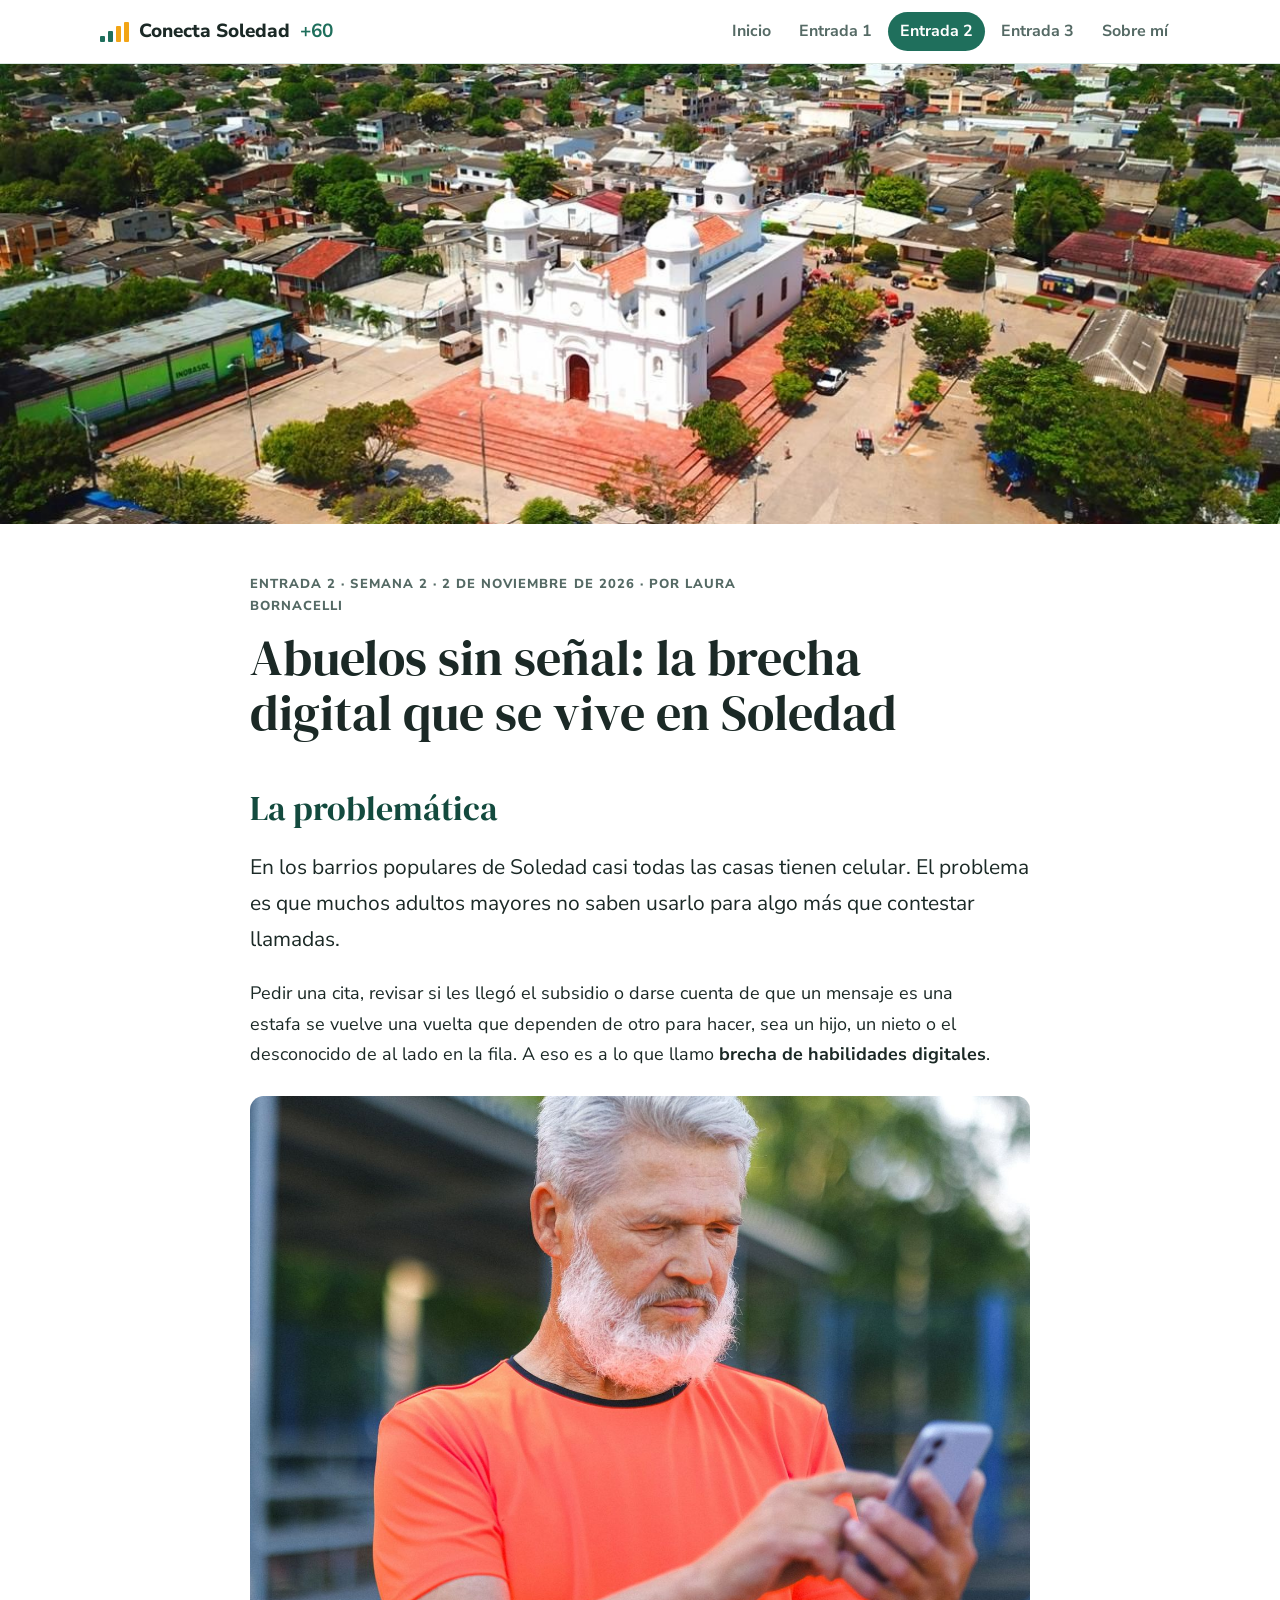
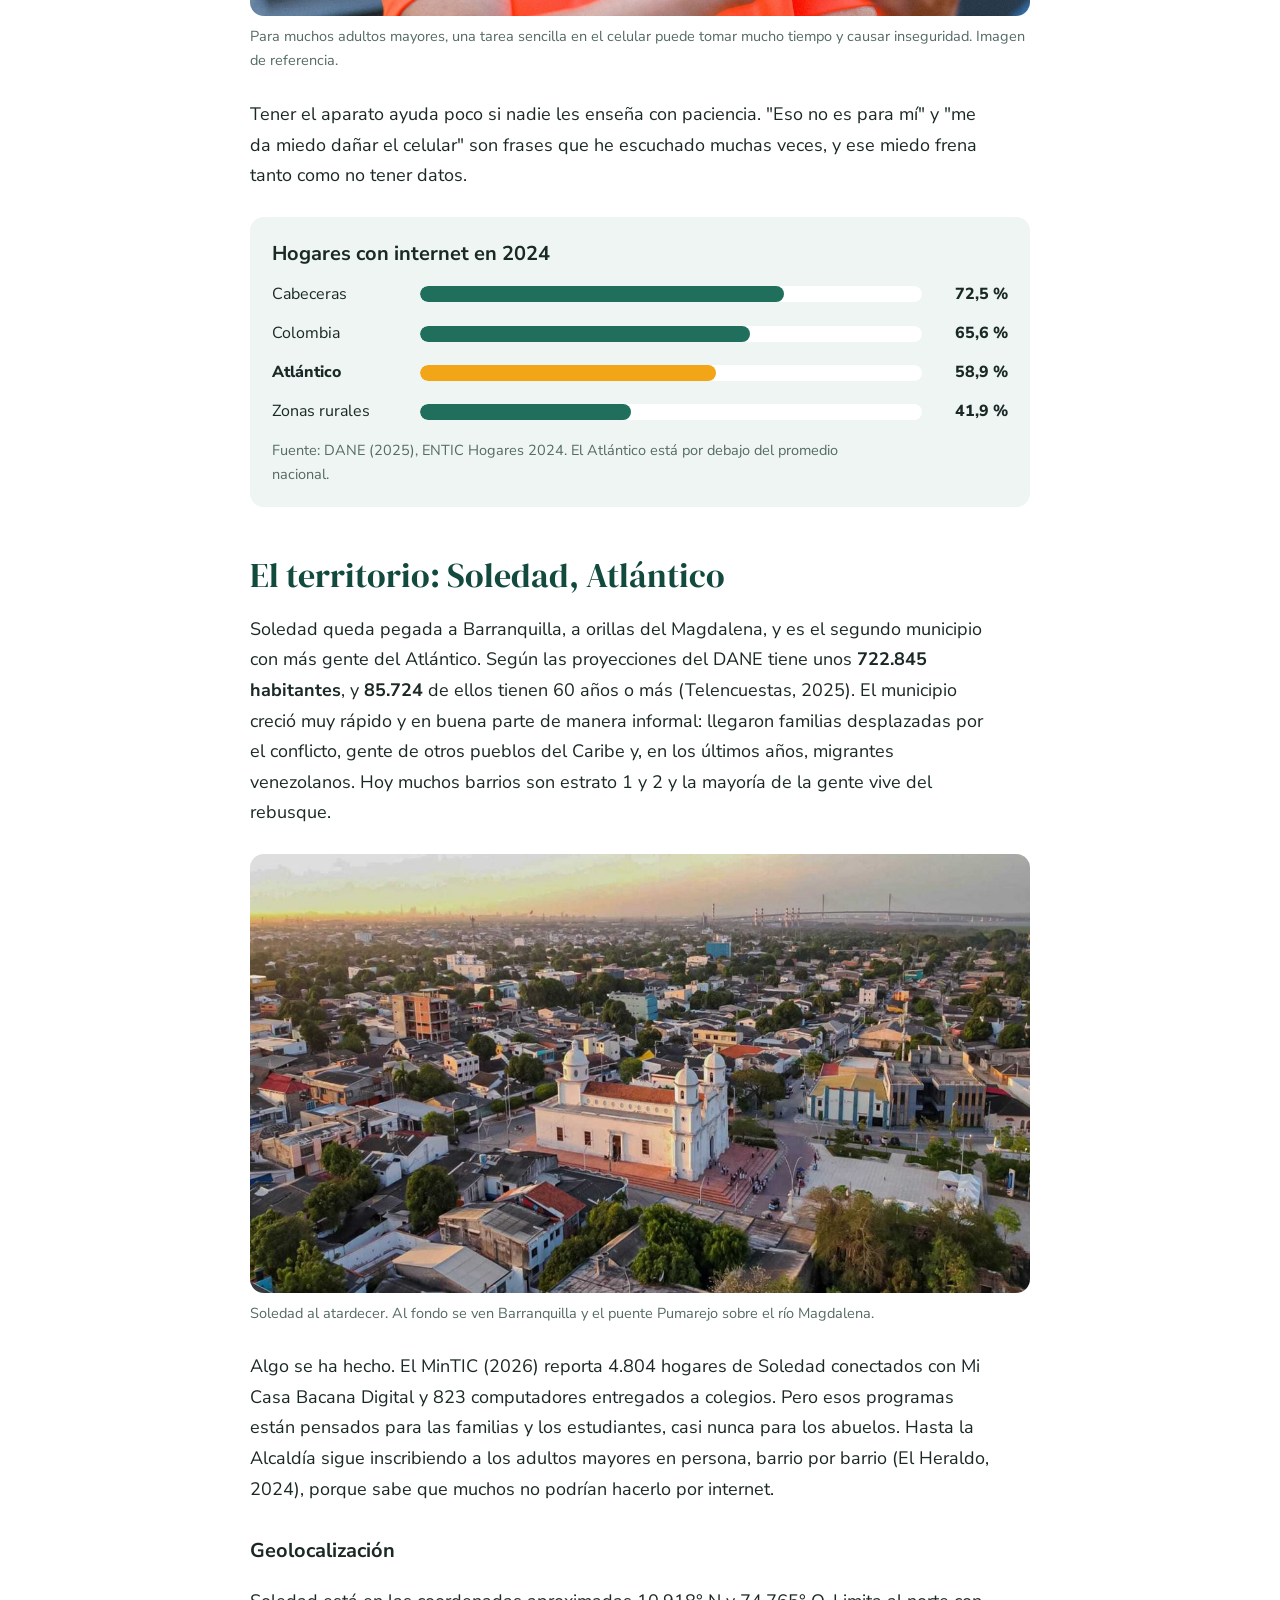
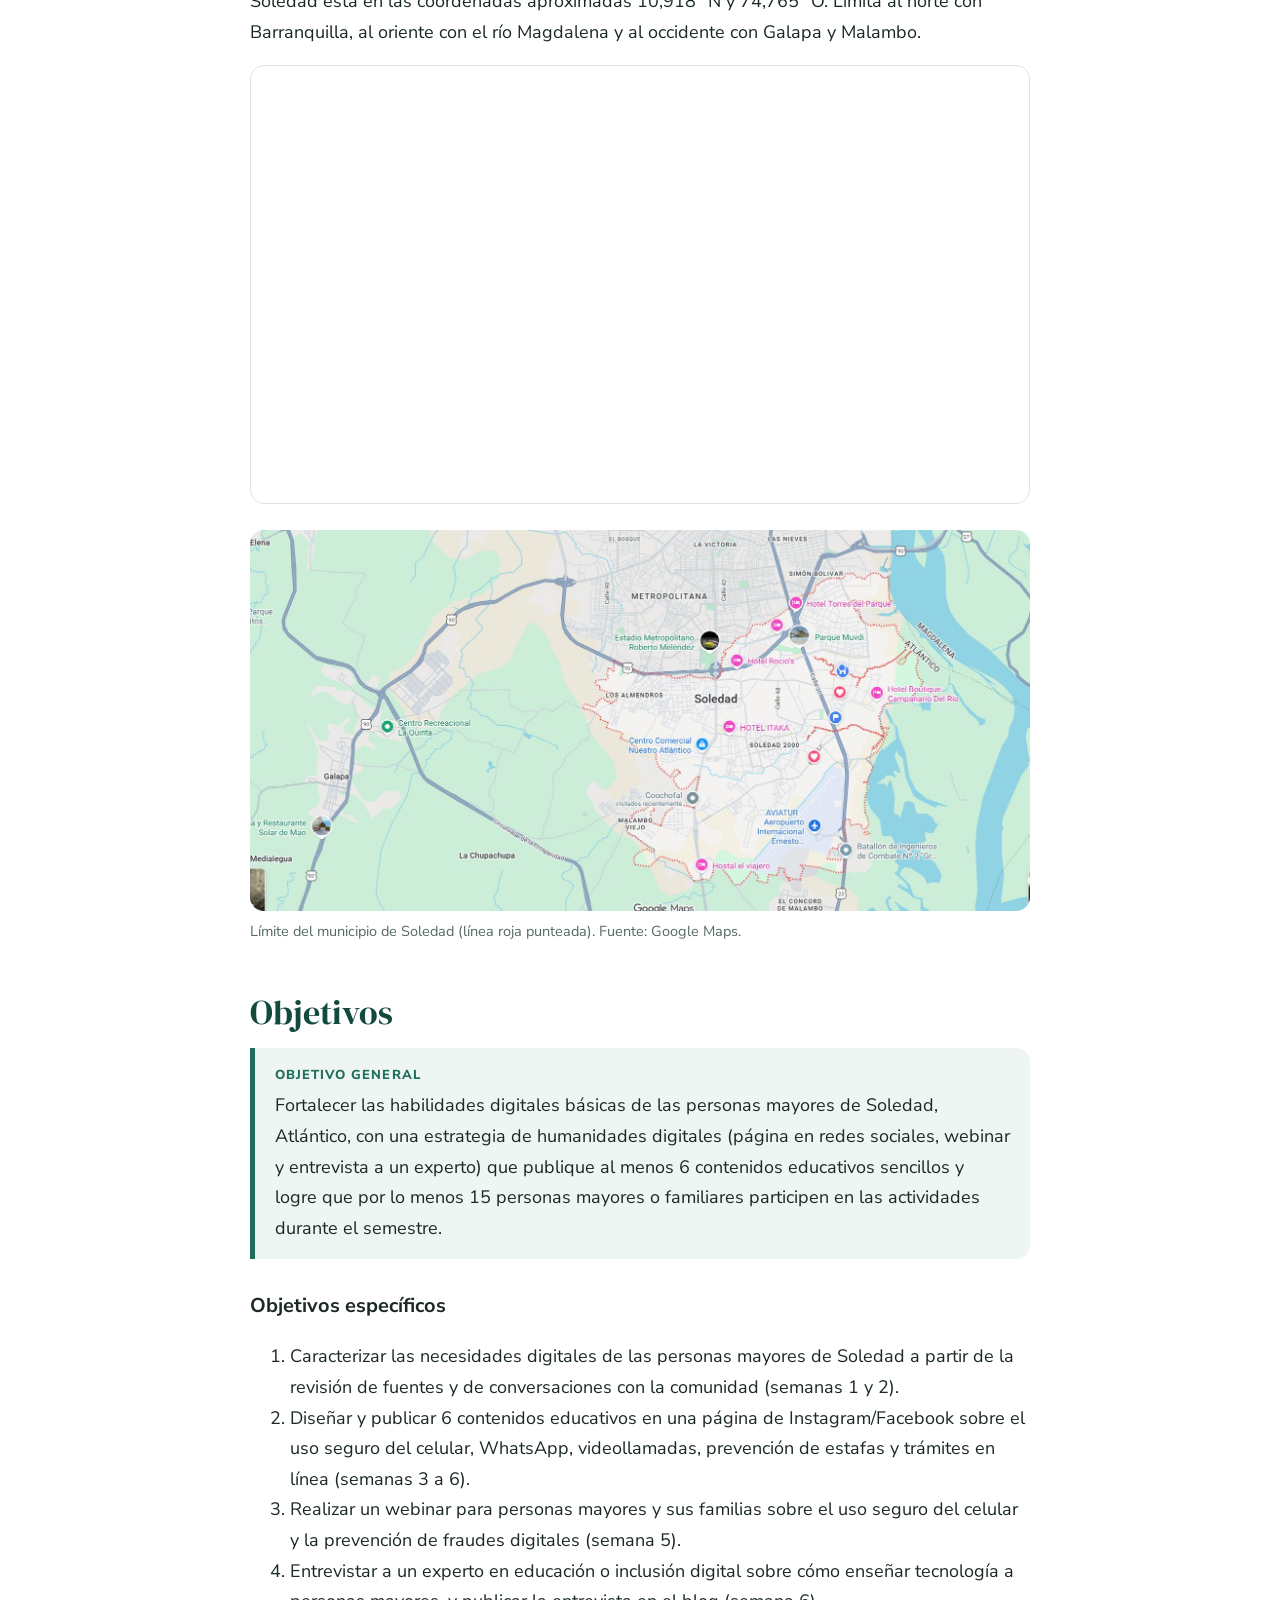
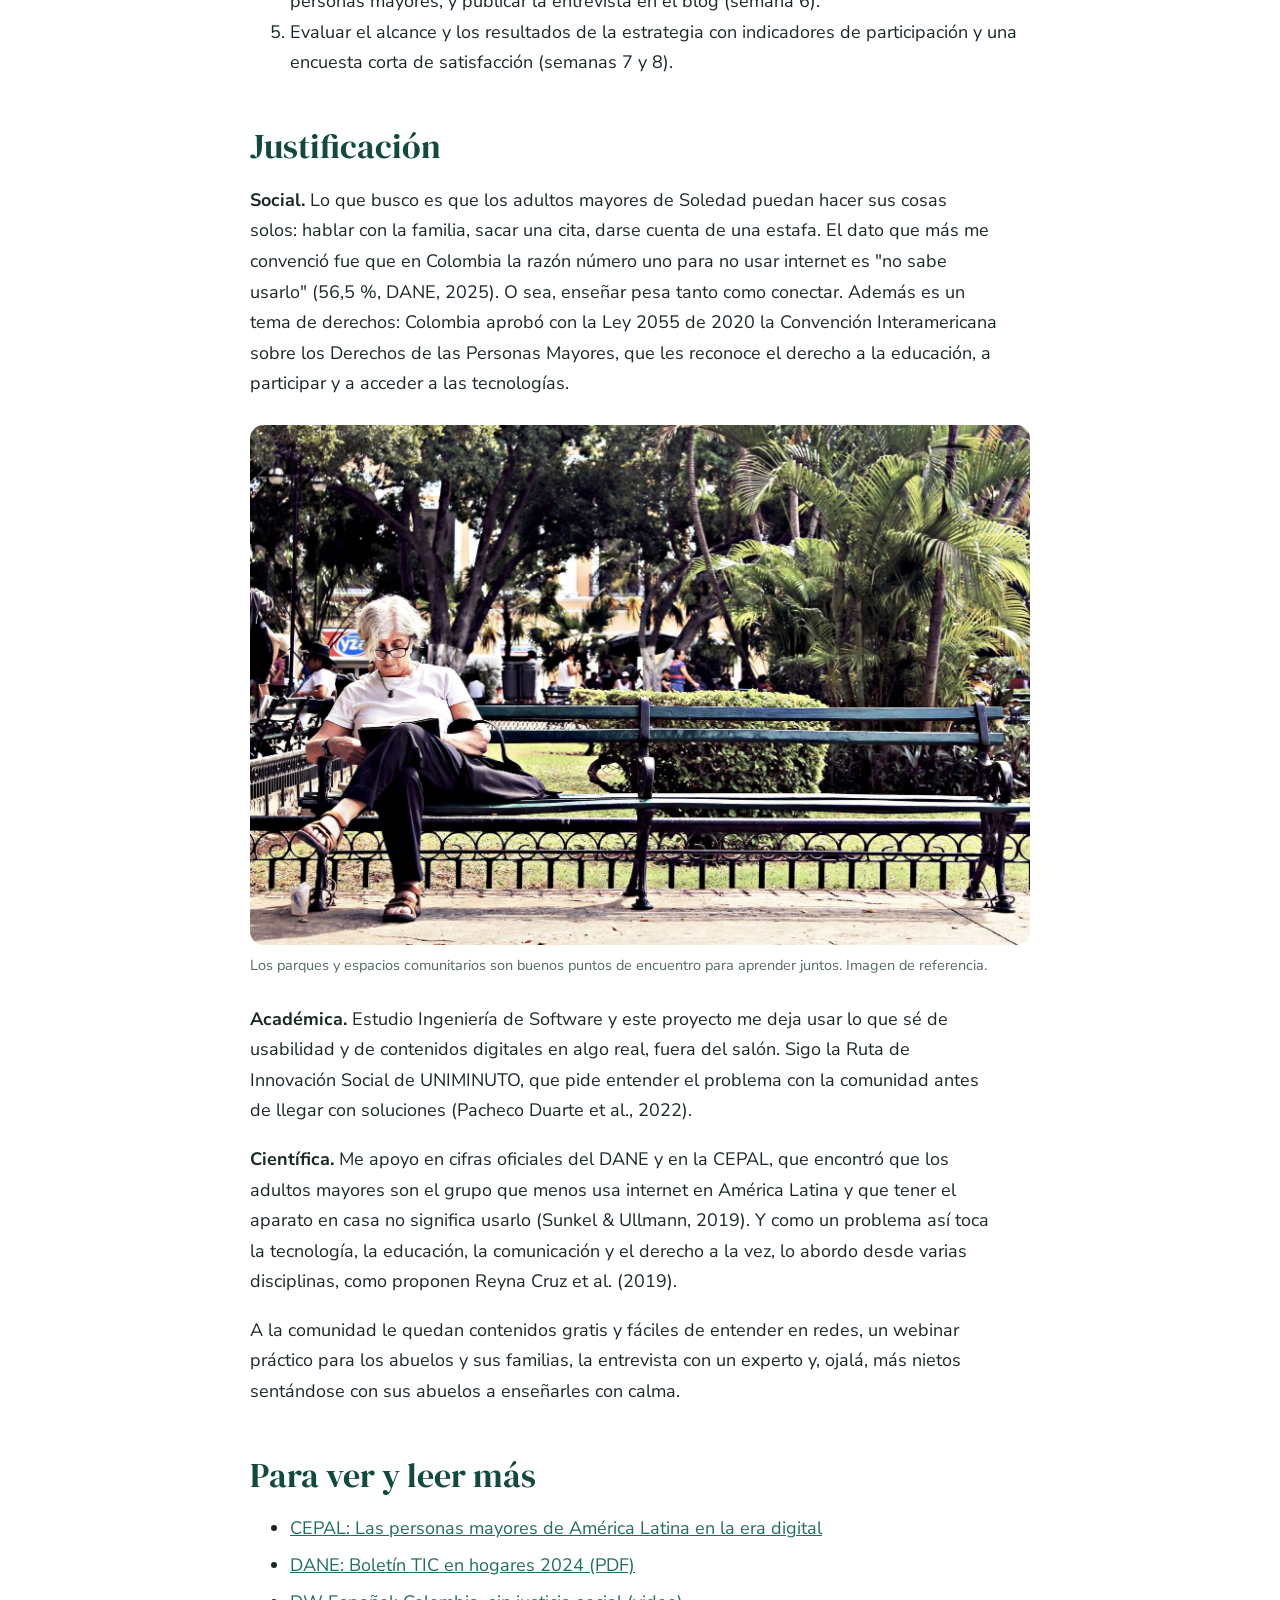
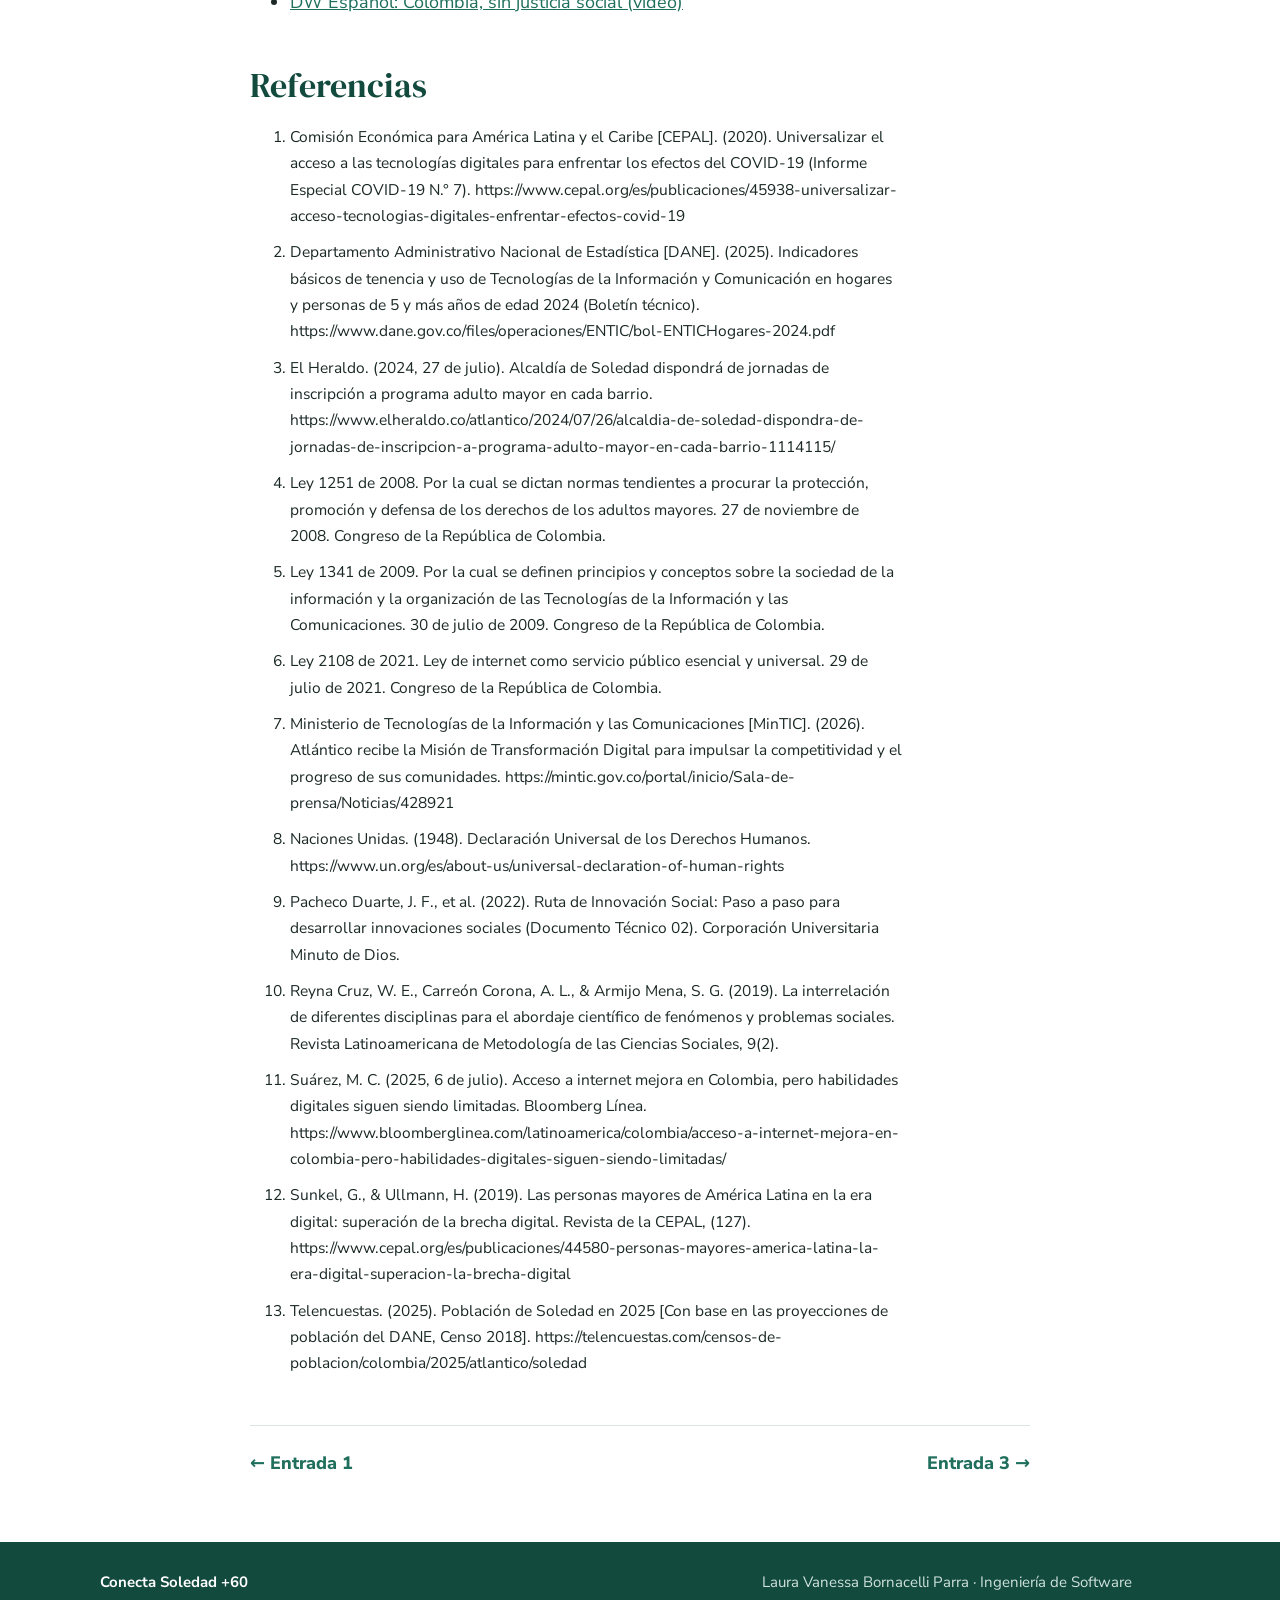
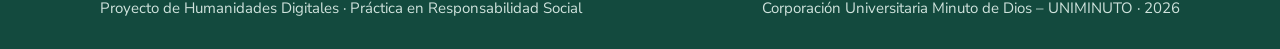
<file: entrada-2.html>
<!doctype html>
<html lang="es">
<head>
<meta charset="utf-8">
<meta name="viewport" content="width=device-width, initial-scale=1">
<title>Entrada 2 · Conecta Soledad +60</title>
<meta name="description" content="Problemática, contexto, objetivos y justificación del proyecto.">
<link rel="icon" href="avatar-laura.png">
<link rel="preconnect" href="https://fonts.googleapis.com">
<link rel="preconnect" href="https://fonts.gstatic.com" crossorigin>
<link rel="stylesheet" href="https://fonts.googleapis.com/css2?family=DM+Serif+Display&family=Nunito+Sans:opsz,wght@6..12,400;6..12,600;6..12,700;6..12,800&display=swap">
<link rel="stylesheet" href="styles.css">
</head>
<body><header class="topbar"><div class="container topbar-in">
<a class="logo" href="index.html"><span class="signal" aria-hidden="true"><i></i><i></i><i></i><i></i></span>Conecta Soledad <b>+60</b></a>
<nav aria-label="Principal"><a href="index.html">Inicio</a><a href="entrada-1.html">Entrada 1</a><a href="entrada-2.html" aria-current="page">Entrada 2</a><a href="entrada-3.html">Entrada 3</a><a href="index.html#sobre-mi">Sobre mí</a></nav></div></header>
<header class="post-hero"><img src="soledad-iglesia.jpg" alt="Vista aérea de la iglesia de San Antonio de Padua y la plaza principal de Soledad"></header>
<main class="container post">
  <p class="meta">Entrada 2 · Semana 2 · 2 de noviembre de 2026 · Por Laura Bornacelli</p>
  <h1 class="post-title">Abuelos sin señal: la brecha digital que se vive en Soledad</h1>

  <h2>La problemática</h2>
  <p class="lede">En los barrios populares de Soledad casi todas las casas tienen celular. El problema es que muchos adultos mayores no saben usarlo para algo más que contestar llamadas.</p>
  <p>Pedir una cita, revisar si les llegó el subsidio o darse cuenta de que un mensaje es una estafa se vuelve una vuelta que dependen de otro para hacer, sea un hijo, un nieto o el desconocido de al lado en la fila. A eso es a lo que llamo <strong>brecha de habilidades digitales</strong>.</p>
  <figure class="photo "><img src="adulto-mayor-celular.jpg" alt="Hombre mayor de barba blanca concentrado escribiendo en su celular" loading="lazy"><figcaption>Para muchos adultos mayores, una tarea sencilla en el celular puede tomar mucho tiempo y causar inseguridad. Imagen de referencia.</figcaption></figure>
  <p>Tener el aparato ayuda poco si nadie les enseña con paciencia. "Eso no es para mí" y "me da miedo dañar el celular" son frases que he escuchado muchas veces, y ese miedo frena tanto como no tener datos.</p>

  <div class="chart">
    <h3>Hogares con internet en 2024</h3>
    <div class="bars" role="img" aria-label="Hogares con internet en 2024: cabeceras 72,5 %; Colombia 65,6 %; Atlántico 58,9 %; zonas rurales 41,9 %">
      <div class="bar"><span class="bl">Cabeceras</span><span class="track"><span class="fill" style="width:72.5%"></span></span><span class="bv">72,5 %</span></div><div class="bar"><span class="bl">Colombia</span><span class="track"><span class="fill" style="width:65.6%"></span></span><span class="bv">65,6 %</span></div><div class="bar hi"><span class="bl">Atlántico</span><span class="track"><span class="fill" style="width:58.9%"></span></span><span class="bv">58,9 %</span></div><div class="bar"><span class="bl">Zonas rurales</span><span class="track"><span class="fill" style="width:41.9%"></span></span><span class="bv">41,9 %</span></div>
    </div>
    <p class="cap">Fuente: DANE (2025), ENTIC Hogares 2024. El Atlántico está por debajo del promedio nacional.</p>
  </div>

  <h2>El territorio: Soledad, Atlántico</h2>
  <p>Soledad queda pegada a Barranquilla, a orillas del Magdalena, y es el segundo municipio con más gente del Atlántico. Según las proyecciones del DANE tiene unos <strong>722.845 habitantes</strong>, y <strong>85.724</strong> de ellos tienen 60 años o más (Telencuestas, 2025). El municipio creció muy rápido y en buena parte de manera informal: llegaron familias desplazadas por el conflicto, gente de otros pueblos del Caribe y, en los últimos años, migrantes venezolanos. Hoy muchos barrios son estrato 1 y 2 y la mayoría de la gente vive del rebusque.</p>
  <figure class="photo wide"><img src="soledad-atardecer.jpg" alt="Vista aérea de Soledad al atardecer, con la iglesia en primer plano y Barranquilla al fondo" loading="lazy"><figcaption>Soledad al atardecer. Al fondo se ven Barranquilla y el puente Pumarejo sobre el río Magdalena.</figcaption></figure>
  <p>Algo se ha hecho. El MinTIC (2026) reporta 4.804 hogares de Soledad conectados con Mi Casa Bacana Digital y 823 computadores entregados a colegios. Pero esos programas están pensados para las familias y los estudiantes, casi nunca para los abuelos. Hasta la Alcaldía sigue inscribiendo a los adultos mayores en persona, barrio por barrio (El Heraldo, 2024), porque sabe que muchos no podrían hacerlo por internet.</p>

  <h3>Geolocalización</h3>
  <p>Soledad está en las coordenadas aproximadas 10,918° N y 74,765° O. Limita al norte con Barranquilla, al oriente con el río Magdalena y al occidente con Galapa y Malambo.</p>
  <div class="map-wrap">
    <iframe title="Mapa de Soledad, Atlántico" src="https://maps.google.com/maps?q=Soledad,%20Atl%C3%A1ntico,%20Colombia&z=13&output=embed" loading="lazy" referrerpolicy="no-referrer-when-downgrade"></iframe>
  </div>
  <figure class="photo "><img src="mapa-soledad.jpg" alt="Mapa de Google Maps con el límite del municipio de Soledad marcado en rojo" loading="lazy"><figcaption>Límite del municipio de Soledad (línea roja punteada). Fuente: Google Maps.</figcaption></figure>

  <h2>Objetivos</h2>
  <div class="goal"><span class="goal-label">Objetivo general</span>Fortalecer las habilidades digitales básicas de las personas mayores de Soledad, Atlántico, con una estrategia de humanidades digitales (página en redes sociales, webinar y entrevista a un experto) que publique al menos 6 contenidos educativos sencillos y logre que por lo menos 15 personas mayores o familiares participen en las actividades durante el semestre.</div>
  <h3>Objetivos específicos</h3>
  <ol><li>Caracterizar las necesidades digitales de las personas mayores de Soledad a partir de la revisión de fuentes y de conversaciones con la comunidad (semanas 1 y 2).</li>
<li>Diseñar y publicar 6 contenidos educativos en una página de Instagram/Facebook sobre el uso seguro del celular, WhatsApp, videollamadas, prevención de estafas y trámites en línea (semanas 3 a 6).</li>
<li>Realizar un webinar para personas mayores y sus familias sobre el uso seguro del celular y la prevención de fraudes digitales (semana 5).</li>
<li>Entrevistar a un experto en educación o inclusión digital sobre cómo enseñar tecnología a personas mayores, y publicar la entrevista en el blog (semana 6).</li>
<li>Evaluar el alcance y los resultados de la estrategia con indicadores de participación y una encuesta corta de satisfacción (semanas 7 y 8).</li></ol>

  <h2>Justificación</h2>
  <p><strong>Social.</strong> Lo que busco es que los adultos mayores de Soledad puedan hacer sus cosas solos: hablar con la familia, sacar una cita, darse cuenta de una estafa. El dato que más me convenció fue que en Colombia la razón número uno para no usar internet es "no sabe usarlo" (56,5 %, DANE, 2025). O sea, enseñar pesa tanto como conectar. Además es un tema de derechos: Colombia aprobó con la Ley 2055 de 2020 la Convención Interamericana sobre los Derechos de las Personas Mayores, que les reconoce el derecho a la educación, a participar y a acceder a las tecnologías.</p>
  <figure class="photo wide"><img src="parque-adulta-mayor.jpg" alt="Mujer mayor leyendo en una banca de un parque con palmeras" loading="lazy"><figcaption>Los parques y espacios comunitarios son buenos puntos de encuentro para aprender juntos. Imagen de referencia.</figcaption></figure>
  <p><strong>Académica.</strong> Estudio Ingeniería de Software y este proyecto me deja usar lo que sé de usabilidad y de contenidos digitales en algo real, fuera del salón. Sigo la Ruta de Innovación Social de UNIMINUTO, que pide entender el problema con la comunidad antes de llegar con soluciones (Pacheco Duarte et al., 2022).</p>
  <p><strong>Científica.</strong> Me apoyo en cifras oficiales del DANE y en la CEPAL, que encontró que los adultos mayores son el grupo que menos usa internet en América Latina y que tener el aparato en casa no significa usarlo (Sunkel &amp; Ullmann, 2019). Y como un problema así toca la tecnología, la educación, la comunicación y el derecho a la vez, lo abordo desde varias disciplinas, como proponen Reyna Cruz et al. (2019).</p>
  <p>A la comunidad le quedan contenidos gratis y fáciles de entender en redes, un webinar práctico para los abuelos y sus familias, la entrevista con un experto y, ojalá, más nietos sentándose con sus abuelos a enseñarles con calma.</p>

  <h2>Para ver y leer más</h2>
  <ul class="links">
    <li><a href="https://www.cepal.org/es/publicaciones/44580-personas-mayores-america-latina-la-era-digital-superacion-la-brecha-digital" target="_blank" rel="noopener">CEPAL: Las personas mayores de América Latina en la era digital</a></li>
    <li><a href="https://www.dane.gov.co/files/operaciones/ENTIC/bol-ENTICHogares-2024.pdf" target="_blank" rel="noopener">DANE: Boletín TIC en hogares 2024 (PDF)</a></li>
    <li><a href="https://www.youtube.com/results?search_query=DW+Espa%C3%B1ol+Colombia+sin+justicia+social" target="_blank" rel="noopener">DW Español: Colombia, sin justicia social (video)</a></li>
  </ul>

  <h2 id="referencias">Referencias</h2>
  <ol class="refs"><li>Comisión Económica para América Latina y el Caribe [CEPAL]. (2020). Universalizar el acceso a las tecnologías digitales para enfrentar los efectos del COVID-19 (Informe Especial COVID-19 N.° 7). https://www.cepal.org/es/publicaciones/45938-universalizar-acceso-tecnologias-digitales-enfrentar-efectos-covid-19</li>
<li>Departamento Administrativo Nacional de Estadística [DANE]. (2025). Indicadores básicos de tenencia y uso de Tecnologías de la Información y Comunicación en hogares y personas de 5 y más años de edad 2024 (Boletín técnico). https://www.dane.gov.co/files/operaciones/ENTIC/bol-ENTICHogares-2024.pdf</li>
<li>El Heraldo. (2024, 27 de julio). Alcaldía de Soledad dispondrá de jornadas de inscripción a programa adulto mayor en cada barrio. https://www.elheraldo.co/atlantico/2024/07/26/alcaldia-de-soledad-dispondra-de-jornadas-de-inscripcion-a-programa-adulto-mayor-en-cada-barrio-1114115/</li>
<li>Ley 1251 de 2008. Por la cual se dictan normas tendientes a procurar la protección, promoción y defensa de los derechos de los adultos mayores. 27 de noviembre de 2008. Congreso de la República de Colombia.</li>
<li>Ley 1341 de 2009. Por la cual se definen principios y conceptos sobre la sociedad de la información y la organización de las Tecnologías de la Información y las Comunicaciones. 30 de julio de 2009. Congreso de la República de Colombia.</li>
<li>Ley 2108 de 2021. Ley de internet como servicio público esencial y universal. 29 de julio de 2021. Congreso de la República de Colombia.</li>
<li>Ministerio de Tecnologías de la Información y las Comunicaciones [MinTIC]. (2026). Atlántico recibe la Misión de Transformación Digital para impulsar la competitividad y el progreso de sus comunidades. https://mintic.gov.co/portal/inicio/Sala-de-prensa/Noticias/428921</li>
<li>Naciones Unidas. (1948). Declaración Universal de los Derechos Humanos. https://www.un.org/es/about-us/universal-declaration-of-human-rights</li>
<li>Pacheco Duarte, J. F., et al. (2022). Ruta de Innovación Social: Paso a paso para desarrollar innovaciones sociales (Documento Técnico 02). Corporación Universitaria Minuto de Dios.</li>
<li>Reyna Cruz, W. E., Carreón Corona, A. L., &amp; Armijo Mena, S. G. (2019). La interrelación de diferentes disciplinas para el abordaje científico de fenómenos y problemas sociales. Revista Latinoamericana de Metodología de las Ciencias Sociales, 9(2).</li>
<li>Suárez, M. C. (2025, 6 de julio). Acceso a internet mejora en Colombia, pero habilidades digitales siguen siendo limitadas. Bloomberg Línea. https://www.bloomberglinea.com/latinoamerica/colombia/acceso-a-internet-mejora-en-colombia-pero-habilidades-digitales-siguen-siendo-limitadas/</li>
<li>Sunkel, G., &amp; Ullmann, H. (2019). Las personas mayores de América Latina en la era digital: superación de la brecha digital. Revista de la CEPAL, (127). https://www.cepal.org/es/publicaciones/44580-personas-mayores-america-latina-la-era-digital-superacion-la-brecha-digital</li>
<li>Telencuestas. (2025). Población de Soledad en 2025 [Con base en las proyecciones de población del DANE, Censo 2018]. https://telencuestas.com/censos-de-poblacion/colombia/2025/atlantico/soledad</li></ol>

  <div class="post-nav"><a href="entrada-1.html">← Entrada 1</a><a href="entrada-3.html">Entrada 3 →</a></div>
</main>
<footer class="foot"><div class="container foot-in">
<div><strong>Conecta Soledad +60</strong><br>Proyecto de Humanidades Digitales · Práctica en Responsabilidad Social</div>
<div>Laura Vanessa Bornacelli Parra · Ingeniería de Software<br>Corporación Universitaria Minuto de Dios – UNIMINUTO · 2026</div>
</div></footer>
</body></html>
</file>
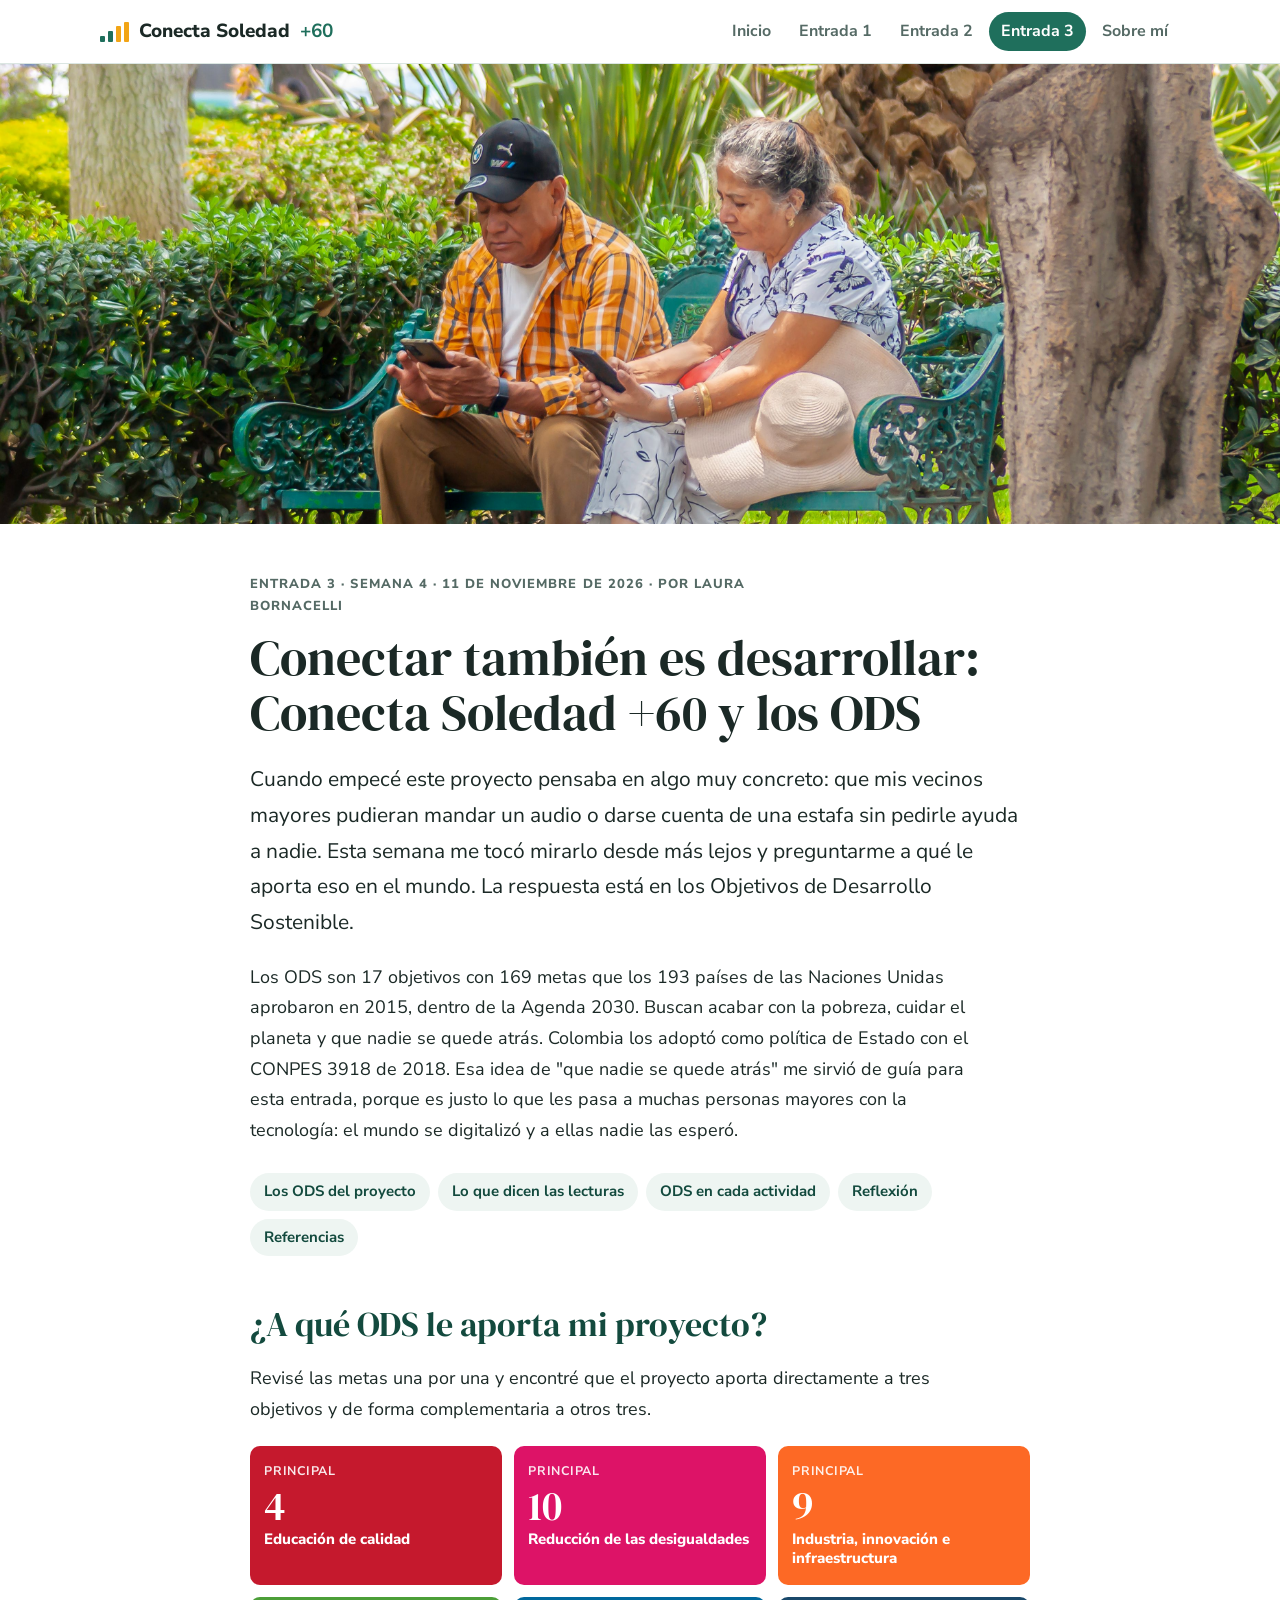
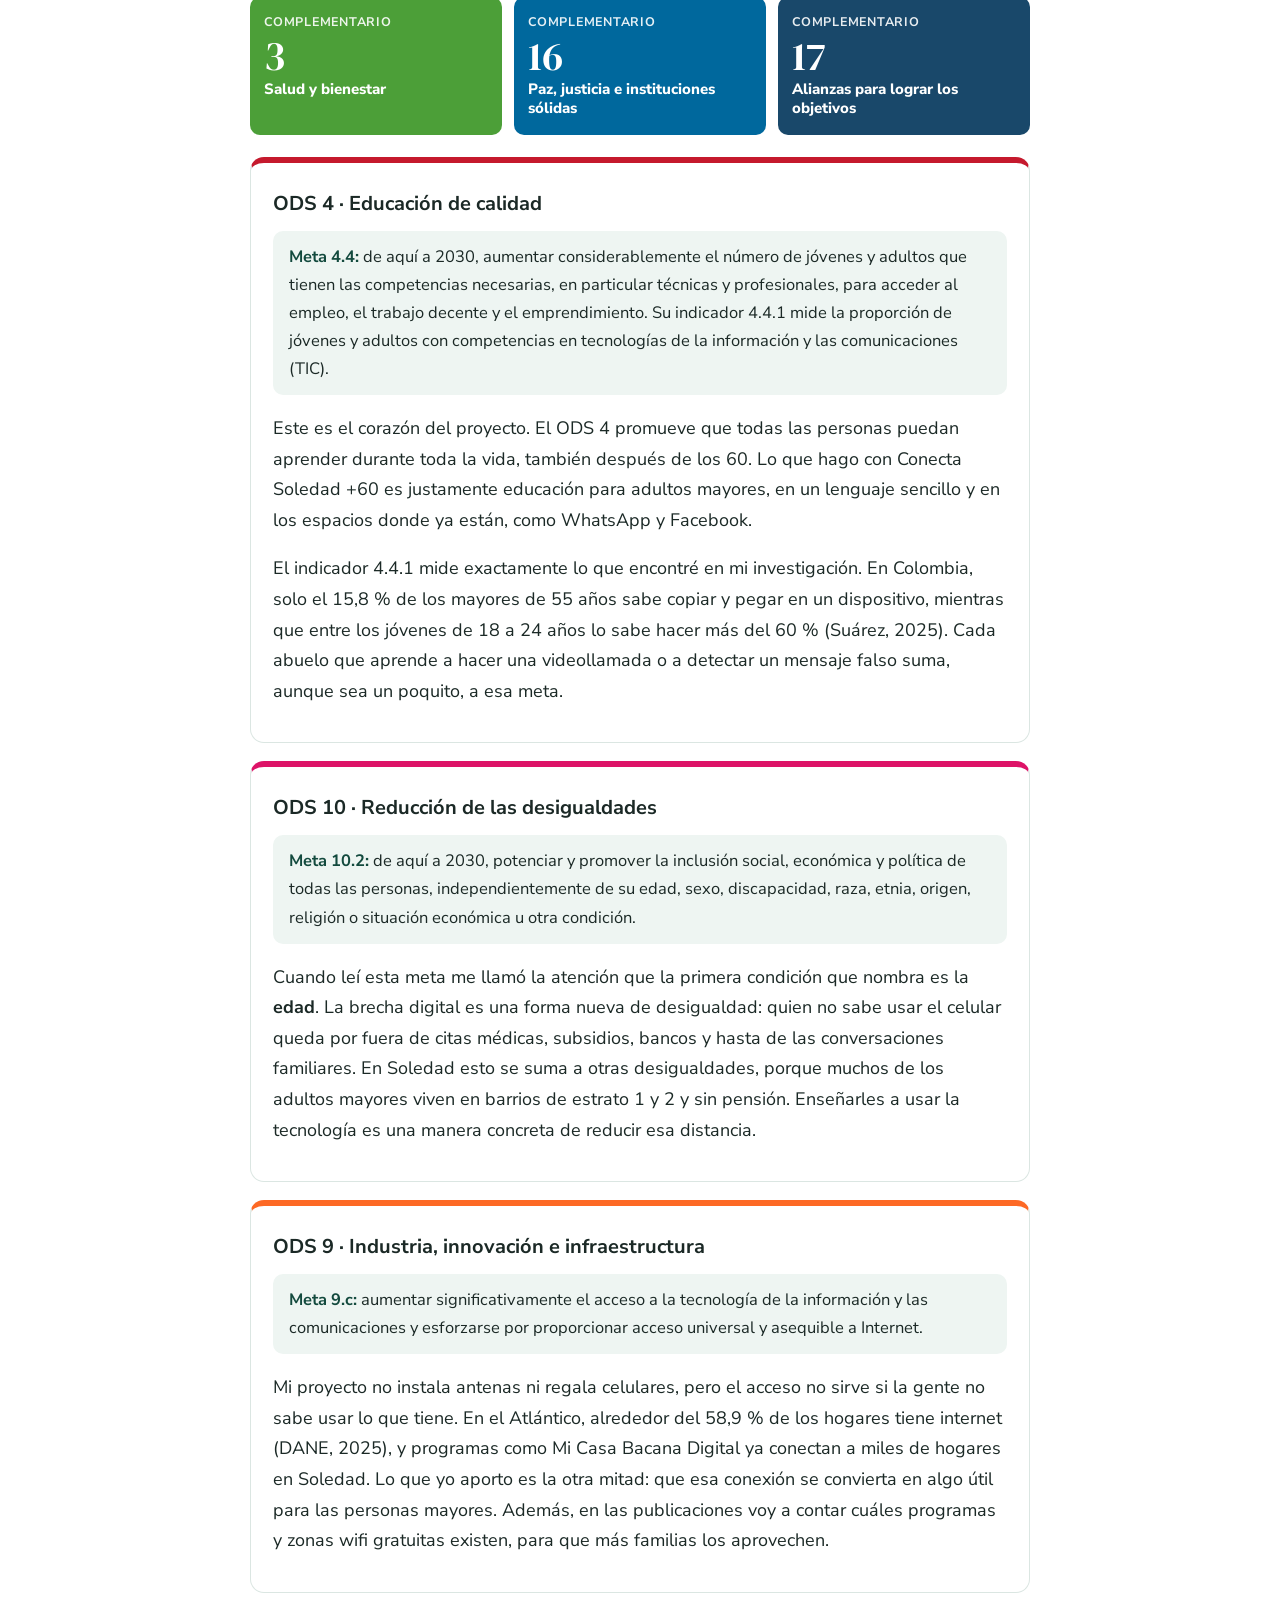
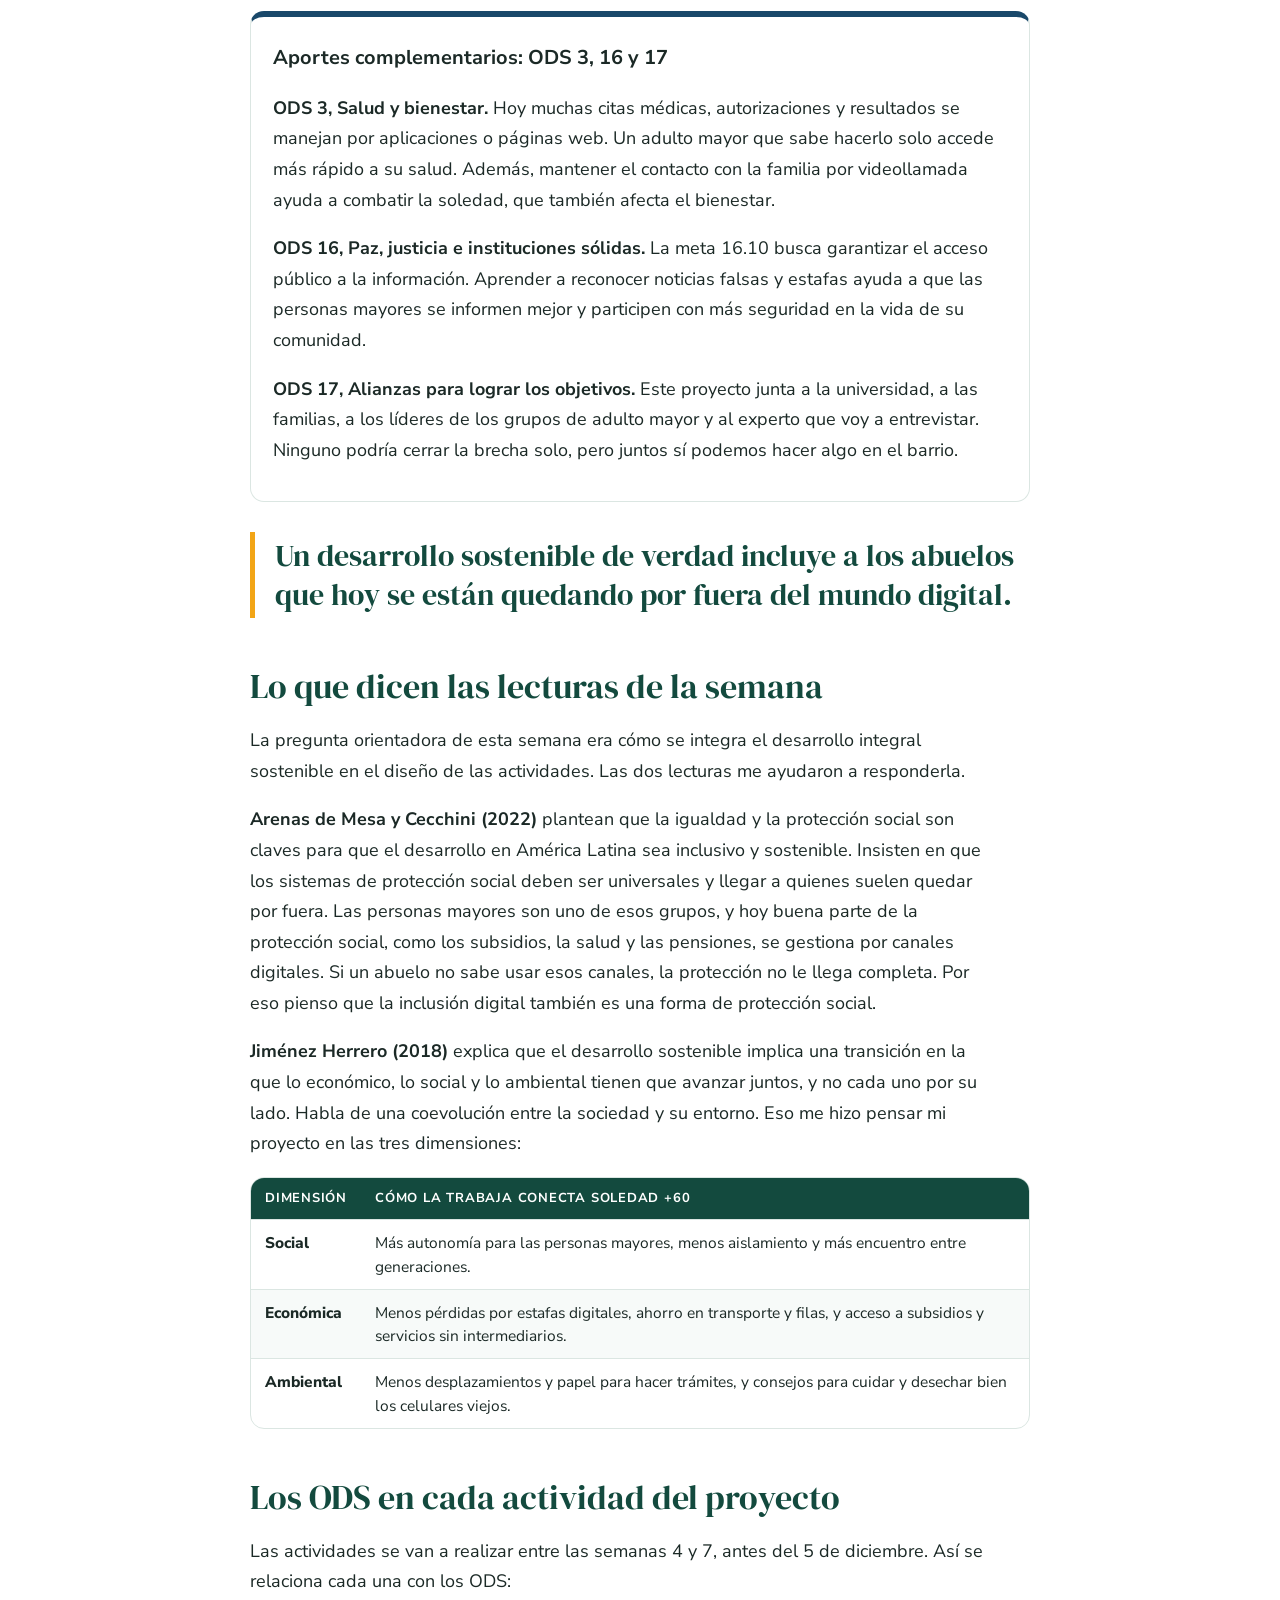
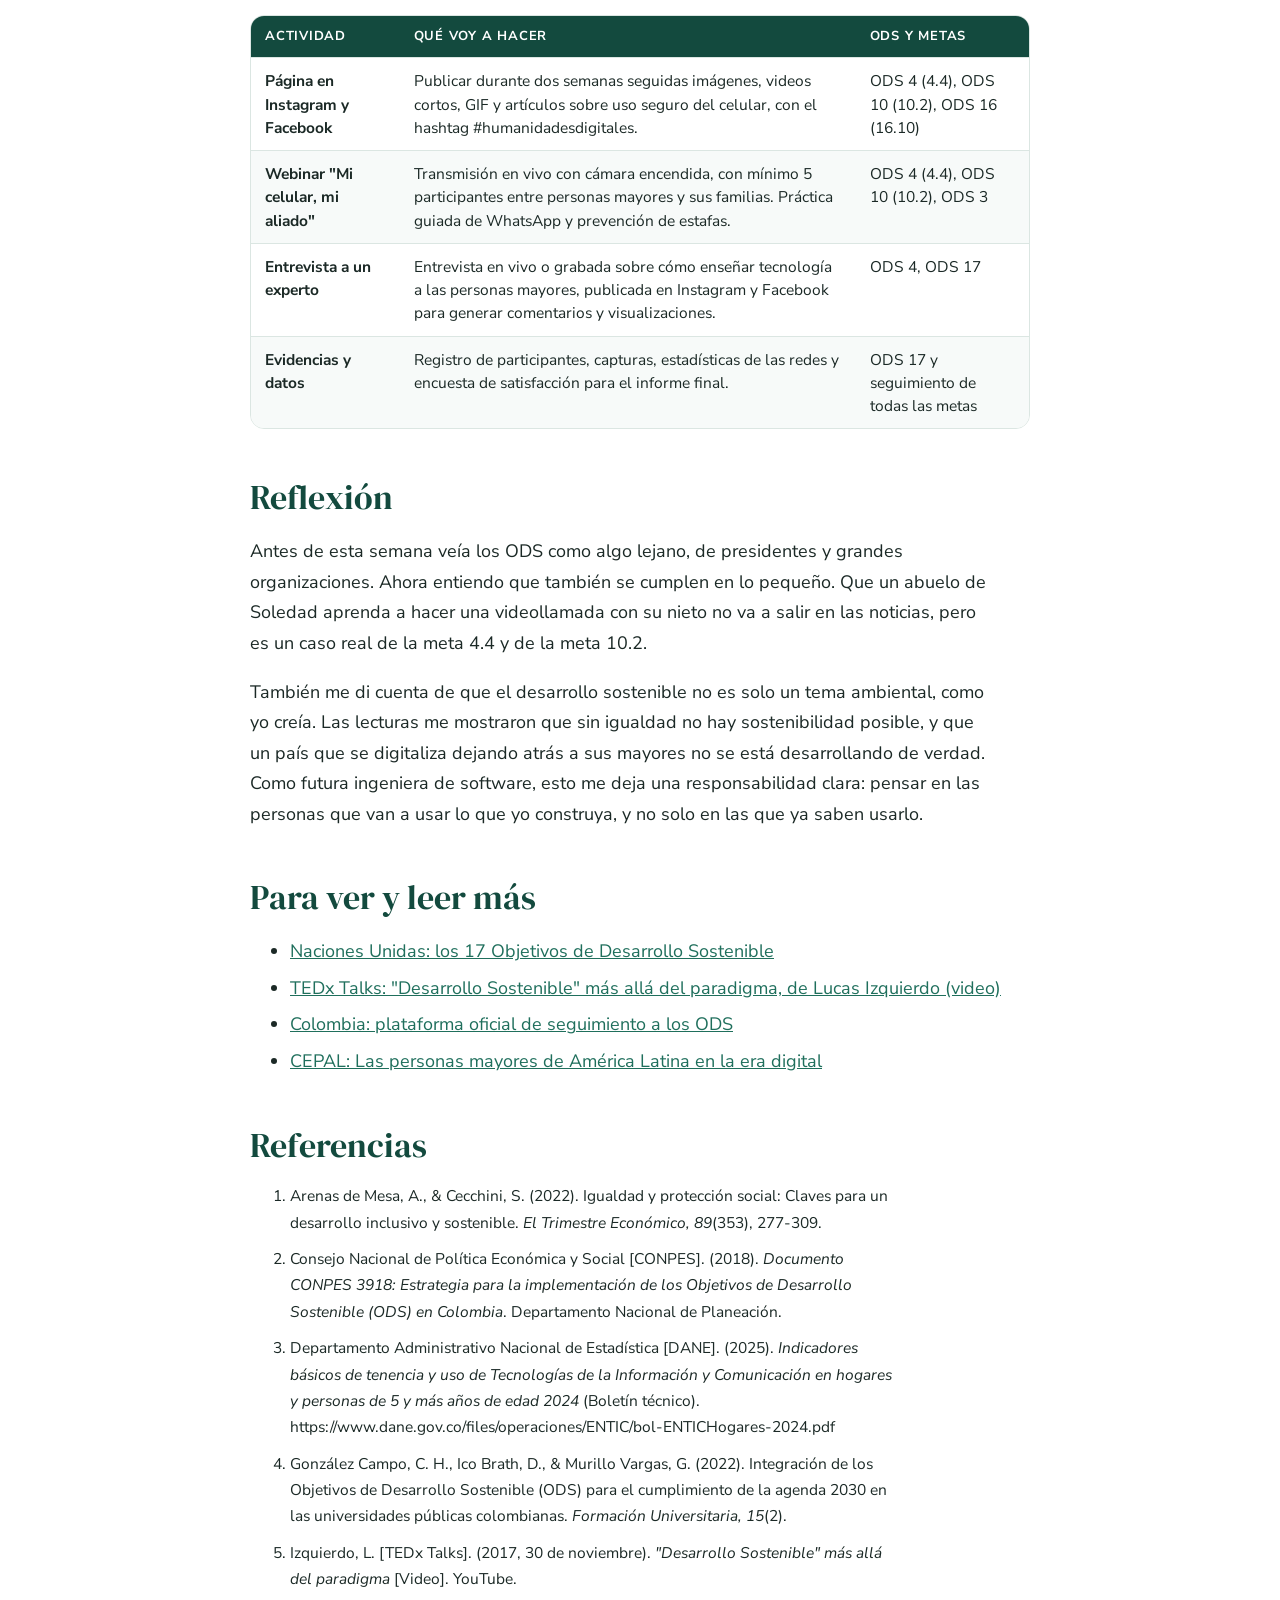
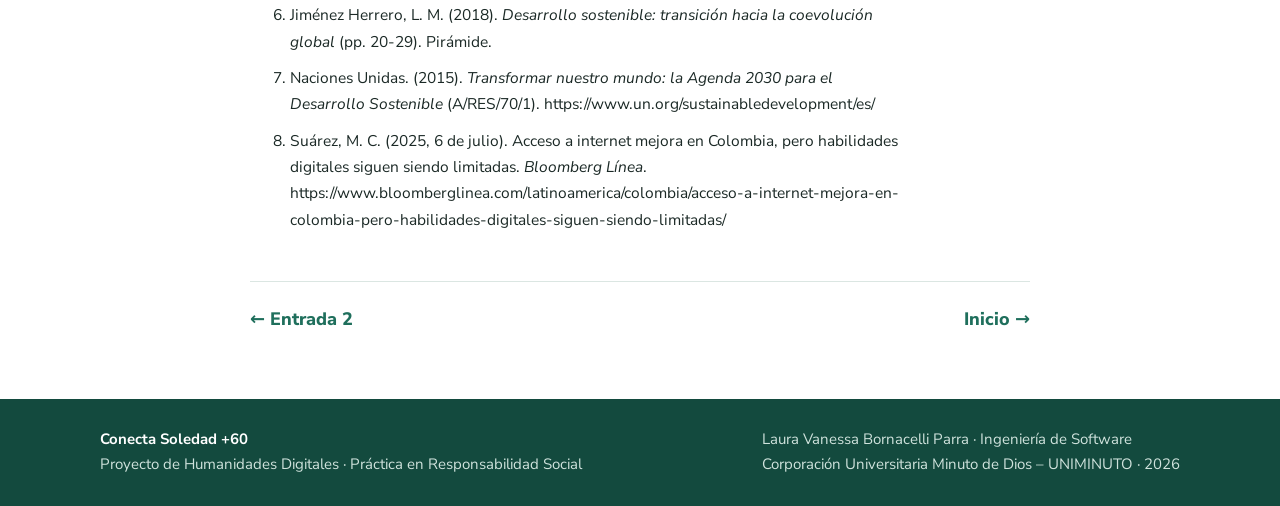
<file: entrada-3.html>
<!doctype html>
<html lang="es">
<head>
<meta charset="utf-8">
<meta name="viewport" content="width=device-width, initial-scale=1">
<title>Entrada 3 · Conecta Soledad +60</title>
<meta name="description" content="Cómo aporta el proyecto Conecta Soledad +60 a los Objetivos de Desarrollo Sostenible.">
<link rel="icon" href="avatar-laura.png">
<link rel="preconnect" href="https://fonts.googleapis.com">
<link rel="preconnect" href="https://fonts.gstatic.com" crossorigin>
<link rel="stylesheet" href="https://fonts.googleapis.com/css2?family=DM+Serif+Display&family=Nunito+Sans:opsz,wght@6..12,400;6..12,600;6..12,700;6..12,800&display=swap">
<link rel="stylesheet" href="styles.css">
</head>
<body><header class="topbar"><div class="container topbar-in">
<a class="logo" href="index.html"><span class="signal" aria-hidden="true"><i></i><i></i><i></i><i></i></span>Conecta Soledad <b>+60</b></a>
<nav aria-label="Principal"><a href="index.html">Inicio</a><a href="entrada-1.html">Entrada 1</a><a href="entrada-2.html">Entrada 2</a><a href="entrada-3.html" aria-current="page">Entrada 3</a><a href="index.html#sobre-mi">Sobre mí</a></nav></div></header>
<header class="post-hero"><img src="parque-adultos.jpg" alt="Mujer mayor leyendo en una banca de un parque con palmeras"></header>
<main class="container post">
  <p class="meta">Entrada 3 · Semana 4 · 11 de noviembre de 2026 · Por Laura Bornacelli</p>
  <h1 class="post-title">Conectar también es desarrollar: Conecta Soledad +60 y los ODS</h1>

  <p class="lede">Cuando empecé este proyecto pensaba en algo muy concreto: que mis vecinos mayores pudieran mandar un audio o darse cuenta de una estafa sin pedirle ayuda a nadie. Esta semana me tocó mirarlo desde más lejos y preguntarme a qué le aporta eso en el mundo. La respuesta está en los Objetivos de Desarrollo Sostenible.</p>

  <p>Los ODS son 17 objetivos con 169 metas que los 193 países de las Naciones Unidas aprobaron en 2015, dentro de la Agenda 2030. Buscan acabar con la pobreza, cuidar el planeta y que nadie se quede atrás. Colombia los adoptó como política de Estado con el CONPES 3918 de 2018. Esa idea de "que nadie se quede atrás" me sirvió de guía para esta entrada, porque es justo lo que les pasa a muchas personas mayores con la tecnología: el mundo se digitalizó y a ellas nadie las esperó.</p>

  <nav class="toc" aria-label="En esta entrada"><a href="#ods">Los ODS del proyecto</a><a href="#lecturas">Lo que dicen las lecturas</a><a href="#actividades">ODS en cada actividad</a><a href="#reflexion">Reflexión</a><a href="#referencias">Referencias</a></nav>

  <h2 id="ods">¿A qué ODS le aporta mi proyecto?</h2>
  <p>Revisé las metas una por una y encontré que el proyecto aporta directamente a tres objetivos y de forma complementaria a otros tres.</p>
  <div class="ods-grid" role="list">
    <div class="ods ods-4" role="listitem"><small>Principal</small><b>4</b><span>Educación de calidad</span></div>
    <div class="ods ods-10" role="listitem"><small>Principal</small><b>10</b><span>Reducción de las desigualdades</span></div>
    <div class="ods ods-9" role="listitem"><small>Principal</small><b>9</b><span>Industria, innovación e infraestructura</span></div>
    <div class="ods ods-3" role="listitem"><small>Complementario</small><b>3</b><span>Salud y bienestar</span></div>
    <div class="ods ods-16" role="listitem"><small>Complementario</small><b>16</b><span>Paz, justicia e instituciones sólidas</span></div>
    <div class="ods ods-17" role="listitem"><small>Complementario</small><b>17</b><span>Alianzas para lograr los objetivos</span></div>
  </div>

  <div class="ods-block" style="--c:#C5192D">
    <h3>ODS 4 · Educación de calidad</h3>
    <div class="meta-quote"><strong>Meta 4.4:</strong> de aquí a 2030, aumentar considerablemente el número de jóvenes y adultos que tienen las competencias necesarias, en particular técnicas y profesionales, para acceder al empleo, el trabajo decente y el emprendimiento. Su indicador 4.4.1 mide la proporción de jóvenes y adultos con competencias en tecnologías de la información y las comunicaciones (TIC).</div>
    <p>Este es el corazón del proyecto. El ODS 4 promueve que todas las personas puedan aprender durante toda la vida, también después de los 60. Lo que hago con Conecta Soledad +60 es justamente educación para adultos mayores, en un lenguaje sencillo y en los espacios donde ya están, como WhatsApp y Facebook.</p>
    <p>El indicador 4.4.1 mide exactamente lo que encontré en mi investigación. En Colombia, solo el 15,8 % de los mayores de 55 años sabe copiar y pegar en un dispositivo, mientras que entre los jóvenes de 18 a 24 años lo sabe hacer más del 60 % (Suárez, 2025). Cada abuelo que aprende a hacer una videollamada o a detectar un mensaje falso suma, aunque sea un poquito, a esa meta.</p>
  </div>

  <div class="ods-block" style="--c:#DD1367">
    <h3>ODS 10 · Reducción de las desigualdades</h3>
    <div class="meta-quote"><strong>Meta 10.2:</strong> de aquí a 2030, potenciar y promover la inclusión social, económica y política de todas las personas, independientemente de su edad, sexo, discapacidad, raza, etnia, origen, religión o situación económica u otra condición.</div>
    <p>Cuando leí esta meta me llamó la atención que la primera condición que nombra es la <strong>edad</strong>. La brecha digital es una forma nueva de desigualdad: quien no sabe usar el celular queda por fuera de citas médicas, subsidios, bancos y hasta de las conversaciones familiares. En Soledad esto se suma a otras desigualdades, porque muchos de los adultos mayores viven en barrios de estrato 1 y 2 y sin pensión. Enseñarles a usar la tecnología es una manera concreta de reducir esa distancia.</p>
  </div>

  <div class="ods-block" style="--c:#FD6925">
    <h3>ODS 9 · Industria, innovación e infraestructura</h3>
    <div class="meta-quote"><strong>Meta 9.c:</strong> aumentar significativamente el acceso a la tecnología de la información y las comunicaciones y esforzarse por proporcionar acceso universal y asequible a Internet.</div>
    <p>Mi proyecto no instala antenas ni regala celulares, pero el acceso no sirve si la gente no sabe usar lo que tiene. En el Atlántico, alrededor del 58,9 % de los hogares tiene internet (DANE, 2025), y programas como Mi Casa Bacana Digital ya conectan a miles de hogares en Soledad. Lo que yo aporto es la otra mitad: que esa conexión se convierta en algo útil para las personas mayores. Además, en las publicaciones voy a contar cuáles programas y zonas wifi gratuitas existen, para que más familias los aprovechen.</p>
  </div>

  <div class="ods-block" style="--c:#19486A">
    <h3>Aportes complementarios: ODS 3, 16 y 17</h3>
    <p><strong>ODS 3, Salud y bienestar.</strong> Hoy muchas citas médicas, autorizaciones y resultados se manejan por aplicaciones o páginas web. Un adulto mayor que sabe hacerlo solo accede más rápido a su salud. Además, mantener el contacto con la familia por videollamada ayuda a combatir la soledad, que también afecta el bienestar.</p>
    <p><strong>ODS 16, Paz, justicia e instituciones sólidas.</strong> La meta 16.10 busca garantizar el acceso público a la información. Aprender a reconocer noticias falsas y estafas ayuda a que las personas mayores se informen mejor y participen con más seguridad en la vida de su comunidad.</p>
    <p><strong>ODS 17, Alianzas para lograr los objetivos.</strong> Este proyecto junta a la universidad, a las familias, a los líderes de los grupos de adulto mayor y al experto que voy a entrevistar. Ninguno podría cerrar la brecha solo, pero juntos sí podemos hacer algo en el barrio.</p>
  </div>

  <p class="pullquote">Un desarrollo sostenible de verdad incluye a los abuelos que hoy se están quedando por fuera del mundo digital.</p>

  <h2 id="lecturas">Lo que dicen las lecturas de la semana</h2>
  <p>La pregunta orientadora de esta semana era cómo se integra el desarrollo integral sostenible en el diseño de las actividades. Las dos lecturas me ayudaron a responderla.</p>
  <p><strong>Arenas de Mesa y Cecchini (2022)</strong> plantean que la igualdad y la protección social son claves para que el desarrollo en América Latina sea inclusivo y sostenible. Insisten en que los sistemas de protección social deben ser universales y llegar a quienes suelen quedar por fuera. Las personas mayores son uno de esos grupos, y hoy buena parte de la protección social, como los subsidios, la salud y las pensiones, se gestiona por canales digitales. Si un abuelo no sabe usar esos canales, la protección no le llega completa. Por eso pienso que la inclusión digital también es una forma de protección social.</p>
  <p><strong>Jiménez Herrero (2018)</strong> explica que el desarrollo sostenible implica una transición en la que lo económico, lo social y lo ambiental tienen que avanzar juntos, y no cada uno por su lado. Habla de una coevolución entre la sociedad y su entorno. Eso me hizo pensar mi proyecto en las tres dimensiones:</p>
  <div class="tablewrap"><table>
    <thead><tr><th>Dimensión</th><th>Cómo la trabaja Conecta Soledad +60</th></tr></thead>
    <tbody>
      <tr><td class="num">Social</td><td>Más autonomía para las personas mayores, menos aislamiento y más encuentro entre generaciones.</td></tr>
      <tr><td class="num">Económica</td><td>Menos pérdidas por estafas digitales, ahorro en transporte y filas, y acceso a subsidios y servicios sin intermediarios.</td></tr>
      <tr><td class="num">Ambiental</td><td>Menos desplazamientos y papel para hacer trámites, y consejos para cuidar y desechar bien los celulares viejos.</td></tr>
    </tbody>
  </table></div>

  <h2 id="actividades">Los ODS en cada actividad del proyecto</h2>
  <p>Las actividades se van a realizar entre las semanas 4 y 7, antes del 5 de diciembre. Así se relaciona cada una con los ODS:</p>
  <div class="tablewrap"><table>
    <thead><tr><th>Actividad</th><th>Qué voy a hacer</th><th>ODS y metas</th></tr></thead>
    <tbody>
      <tr><td><strong>Página en Instagram y Facebook</strong></td><td>Publicar durante dos semanas seguidas imágenes, videos cortos, GIF y artículos sobre uso seguro del celular, con el hashtag #humanidadesdigitales.</td><td>ODS 4 (4.4), ODS 10 (10.2), ODS 16 (16.10)</td></tr>
      <tr><td><strong>Webinar "Mi celular, mi aliado"</strong></td><td>Transmisión en vivo con cámara encendida, con mínimo 5 participantes entre personas mayores y sus familias. Práctica guiada de WhatsApp y prevención de estafas.</td><td>ODS 4 (4.4), ODS 10 (10.2), ODS 3</td></tr>
      <tr><td><strong>Entrevista a un experto</strong></td><td>Entrevista en vivo o grabada sobre cómo enseñar tecnología a las personas mayores, publicada en Instagram y Facebook para generar comentarios y visualizaciones.</td><td>ODS 4, ODS 17</td></tr>
      <tr><td><strong>Evidencias y datos</strong></td><td>Registro de participantes, capturas, estadísticas de las redes y encuesta de satisfacción para el informe final.</td><td>ODS 17 y seguimiento de todas las metas</td></tr>
    </tbody>
  </table></div>

  <h2 id="reflexion">Reflexión</h2>
  <p>Antes de esta semana veía los ODS como algo lejano, de presidentes y grandes organizaciones. Ahora entiendo que también se cumplen en lo pequeño. Que un abuelo de Soledad aprenda a hacer una videollamada con su nieto no va a salir en las noticias, pero es un caso real de la meta 4.4 y de la meta 10.2.</p>
  <p>También me di cuenta de que el desarrollo sostenible no es solo un tema ambiental, como yo creía. Las lecturas me mostraron que sin igualdad no hay sostenibilidad posible, y que un país que se digitaliza dejando atrás a sus mayores no se está desarrollando de verdad. Como futura ingeniera de software, esto me deja una responsabilidad clara: pensar en las personas que van a usar lo que yo construya, y no solo en las que ya saben usarlo.</p>

  <h2>Para ver y leer más</h2>
  <ul class="links">
    <li><a href="https://www.un.org/sustainabledevelopment/es/objetivos-de-desarrollo-sostenible/" target="_blank" rel="noopener">Naciones Unidas: los 17 Objetivos de Desarrollo Sostenible</a></li>
    <li><a href="https://www.youtube.com/results?search_query=%22Desarrollo+Sostenible%22+m%C3%A1s+all%C3%A1+del+paradigma+Izquierdo+TEDx" target="_blank" rel="noopener">TEDx Talks: "Desarrollo Sostenible" más allá del paradigma, de Lucas Izquierdo (video)</a></li>
    <li><a href="https://www.ods.gov.co/es" target="_blank" rel="noopener">Colombia: plataforma oficial de seguimiento a los ODS</a></li>
    <li><a href="https://www.cepal.org/es/publicaciones/44580-personas-mayores-america-latina-la-era-digital-superacion-la-brecha-digital" target="_blank" rel="noopener">CEPAL: Las personas mayores de América Latina en la era digital</a></li>
  </ul>

  <h2 id="referencias">Referencias</h2>
  <ol class="refs">
    <li>Arenas de Mesa, A., &amp; Cecchini, S. (2022). Igualdad y protección social: Claves para un desarrollo inclusivo y sostenible. <em>El Trimestre Económico, 89</em>(353), 277-309.</li>
    <li>Consejo Nacional de Política Económica y Social [CONPES]. (2018). <em>Documento CONPES 3918: Estrategia para la implementación de los Objetivos de Desarrollo Sostenible (ODS) en Colombia</em>. Departamento Nacional de Planeación.</li>
    <li>Departamento Administrativo Nacional de Estadística [DANE]. (2025). <em>Indicadores básicos de tenencia y uso de Tecnologías de la Información y Comunicación en hogares y personas de 5 y más años de edad 2024</em> (Boletín técnico). https://www.dane.gov.co/files/operaciones/ENTIC/bol-ENTICHogares-2024.pdf</li>
    <li>González Campo, C. H., Ico Brath, D., &amp; Murillo Vargas, G. (2022). Integración de los Objetivos de Desarrollo Sostenible (ODS) para el cumplimiento de la agenda 2030 en las universidades públicas colombianas. <em>Formación Universitaria, 15</em>(2).</li>
    <li>Izquierdo, L. [TEDx Talks]. (2017, 30 de noviembre). <em>"Desarrollo Sostenible" más allá del paradigma</em> [Video]. YouTube.</li>
    <li>Jiménez Herrero, L. M. (2018). <em>Desarrollo sostenible: transición hacia la coevolución global</em> (pp. 20-29). Pirámide.</li>
    <li>Naciones Unidas. (2015). <em>Transformar nuestro mundo: la Agenda 2030 para el Desarrollo Sostenible</em> (A/RES/70/1). https://www.un.org/sustainabledevelopment/es/</li>
    <li>Suárez, M. C. (2025, 6 de julio). Acceso a internet mejora en Colombia, pero habilidades digitales siguen siendo limitadas. <em>Bloomberg Línea</em>. https://www.bloomberglinea.com/latinoamerica/colombia/acceso-a-internet-mejora-en-colombia-pero-habilidades-digitales-siguen-siendo-limitadas/</li>
  </ol>

  <div class="post-nav"><a href="entrada-2.html">← Entrada 2</a><a href="index.html">Inicio →</a></div>
</main>
<footer class="foot"><div class="container foot-in">
<div><strong>Conecta Soledad +60</strong><br>Proyecto de Humanidades Digitales · Práctica en Responsabilidad Social</div>
<div>Laura Vanessa Bornacelli Parra · Ingeniería de Software<br>Corporación Universitaria Minuto de Dios – UNIMINUTO · 2026</div>
</div></footer>
</body></html>
</file>
<file: styles.css>
/* Conecta Soledad +60 — estilos
   Paleta: verde de los árboles de Soledad, ámbar del atardecer sobre el Magdalena, blanco de la iglesia.
   Texto base de 18 px pensando en lectores mayores. */
:root {
  --green: #1f6f5c;
  --green-dark: #134a3e;
  --sun: #f2a516;
  --sun-soft: #fdf1d8;
  --ink: #1b2926;
  --muted: #556a65;
  --line: #dbe6e2;
  --mint: #eef5f2;
  --white: #ffffff;
  --display: "DM Serif Display", Georgia, "Times New Roman", serif;
  --body: "Nunito Sans", "Segoe UI", system-ui, -apple-system, sans-serif;
  --radius: 14px;
  --max: 1120px;
}

* { box-sizing: border-box; }
html { scroll-behavior: smooth; }
body { margin: 0; background: var(--white); color: var(--ink); font-family: var(--body); font-size: 18px; line-height: 1.7; }
img { max-width: 100%; display: block; }
a { color: var(--green); }
a:focus-visible, button:focus-visible, summary:focus-visible { outline: 3px solid var(--sun); outline-offset: 3px; border-radius: 4px; }
.container { width: 100%; max-width: var(--max); margin: 0 auto; padding-inline: 20px; }

/* Barra superior */
.topbar { position: sticky; top: 0; z-index: 50; background: rgba(255,255,255,.94); backdrop-filter: blur(8px); border-bottom: 1px solid var(--line); }
.topbar-in { display: flex; align-items: center; justify-content: space-between; gap: 16px; flex-wrap: wrap; padding-block: 12px; }
.logo { display: flex; align-items: center; gap: 10px; font-weight: 800; font-size: 19px; color: var(--ink); text-decoration: none; }
.logo b { color: var(--green); }
.signal { display: flex; align-items: flex-end; gap: 3px; height: 20px; }
.signal i { display: block; width: 5px; border-radius: 1px; background: var(--green); }
.signal i:nth-child(1) { height: 6px; } .signal i:nth-child(2) { height: 11px; }
.signal i:nth-child(3) { height: 16px; background: var(--sun); } .signal i:nth-child(4) { height: 20px; background: var(--sun); }
.topbar nav { display: flex; gap: 4px; flex-wrap: wrap; }
.topbar nav a { text-decoration: none; color: var(--muted); font-weight: 700; font-size: 16px; padding: 6px 12px; border-radius: 999px; }
.topbar nav a:hover { background: var(--mint); color: var(--green-dark); }
.topbar nav a[aria-current="page"] { background: var(--green); color: var(--white); }

/* Portada */
.hero { position: relative; background-size: cover; background-position: center 35%; color: var(--white); }
.hero-shade { position: absolute; inset: 0; background: linear-gradient(90deg, rgba(10,40,33,.88) 0%, rgba(10,40,33,.65) 55%, rgba(10,40,33,.25) 100%); }
.hero-in { position: relative; padding-block: 96px 88px; max-width: var(--max); }
.eyebrow { text-transform: uppercase; letter-spacing: .12em; font-size: 14px; font-weight: 800; color: var(--sun); margin: 0 0 12px; }
.hero h1 { font-family: var(--display); font-weight: 400; font-size: clamp(38px, 6vw, 66px); line-height: 1.05; margin: 0; max-width: 15ch; text-wrap: balance; }
.hero h1 span { color: var(--sun); }
.hero-lede { font-size: 20px; max-width: 46ch; margin: 18px 0 28px; color: #e6f0ec; }
.hero-cta { display: flex; gap: 12px; flex-wrap: wrap; }
.btn { display: inline-block; background: var(--sun); color: #2b1d00; font-weight: 800; text-decoration: none; padding: 13px 22px; border-radius: 10px; }
.btn:hover { filter: brightness(1.06); }
.btn.ghost { background: transparent; color: var(--white); border: 2px solid rgba(255,255,255,.7); }

.stats-strip { background: var(--green-dark); color: var(--white); }
.stats { display: grid; grid-template-columns: repeat(auto-fit, minmax(230px, 1fr)); gap: 24px; padding-block: 30px; }
.stat b { display: block; font-family: var(--display); font-weight: 400; font-size: 42px; line-height: 1; color: var(--sun); }
.stat span { font-size: 15.5px; color: #cfe2dc; }

.section { padding-block: 56px 8px; }
.section-title { font-family: var(--display); font-weight: 400; font-size: clamp(30px, 4vw, 40px); margin: 0 0 22px; }

/* Tarjetas de entradas */
.cards { display: grid; grid-template-columns: repeat(3, minmax(0, 1fr)); gap: 22px; }
.card.wide { grid-column: 1 / -1; }
.upcoming { display: grid; grid-template-columns: repeat(3, minmax(0, 1fr)); gap: 22px; margin-top: 6px; }
.upcoming h3 { font-size: 22px; }
@media (max-width: 900px) { .cards { grid-template-columns: repeat(2, minmax(0, 1fr)); } }
@media (max-width: 720px) { .cards, .upcoming { grid-template-columns: 1fr; } }
.card { display: flex; flex-direction: column; background: var(--white); border: 1px solid var(--line); border-radius: var(--radius); overflow: hidden; text-decoration: none; color: var(--ink); transition: transform .2s ease, box-shadow .2s ease; }
a.card:hover { transform: translateY(-4px); box-shadow: 0 14px 30px rgba(19,74,62,.14); }
.card img { aspect-ratio: 16 / 10; object-fit: cover; width: 100%; }
.card-body { padding: 18px 20px 22px; display: flex; flex-direction: column; gap: 6px; flex: 1; }
.card h3 { font-family: var(--display); font-weight: 400; font-size: 25px; line-height: 1.2; margin: 0; }
.card p { margin: 0; color: var(--muted); font-size: 16.5px; }
.card .more { margin-top: auto; padding-top: 8px; font-weight: 800; color: var(--green); }
.card.soon { background: var(--mint); border-style: dashed; }
.meta { text-transform: uppercase; letter-spacing: .08em; font-size: 13px; font-weight: 800; color: var(--muted); }

.about { display: grid; grid-template-columns: 200px minmax(0, 1fr); gap: 36px; align-items: center; padding-bottom: 64px; }
.avatar { width: 200px; height: 200px; border-radius: 50%; box-shadow: 0 0 0 6px var(--sun-soft); }
.about p { max-width: 62ch; }

/* Entradas */
.post-hero img { width: 100%; height: clamp(220px, 42vw, 460px); object-fit: cover; }
.post { max-width: 820px; padding-block: 36px 64px; }
.post-title { font-family: var(--display); font-weight: 400; font-size: clamp(34px, 5vw, 50px); line-height: 1.1; margin: 8px 0 22px; text-wrap: balance; }
.post h2 { font-family: var(--display); font-weight: 400; font-size: clamp(27px, 3.6vw, 34px); line-height: 1.2; margin: 48px 0 14px; color: var(--green-dark); scroll-margin-top: 80px; }
.post h3 { font-size: 20px; margin: 30px 0 10px; }
.post h4 { font-size: 18px; margin: 26px 0 8px; color: var(--green); }
.post p, .post li { max-width: 68ch; }
.lede { font-size: 21px; color: var(--ink); }
.toc { display: flex; flex-wrap: wrap; gap: 8px; margin: 28px 0 8px; }
.toc a { font-size: 15px; font-weight: 700; text-decoration: none; background: var(--mint); color: var(--green-dark); padding: 6px 14px; border-radius: 999px; }
.toc a:hover { background: var(--green); color: var(--white); }

details.prob { border: 1px solid var(--line); border-radius: var(--radius); margin: 14px 0; background: var(--white); }
details.prob summary { cursor: pointer; list-style: none; display: flex; gap: 12px; align-items: flex-start; padding: 16px 18px; font-weight: 700; line-height: 1.45; }
details.prob summary::-webkit-details-marker { display: none; }
details.prob summary::after { content: "+"; margin-left: auto; font-size: 26px; line-height: 1; color: var(--green); }
details.prob[open] summary::after { content: "–"; }
details.prob[open] summary { border-bottom: 1px solid var(--line); background: var(--mint); border-radius: var(--radius) var(--radius) 0 0; }
.prob-body { padding: 4px 22px 18px; }
.chip { flex: none; background: var(--green); color: var(--white); font-size: 12.5px; text-transform: uppercase; letter-spacing: .06em; padding: 3px 9px; border-radius: 6px; margin-top: 3px; }

.reflection { margin: 0; padding: 22px 26px; background: var(--sun-soft); border-radius: var(--radius); font-size: 18.5px; }

.kv { display: grid; grid-template-columns: minmax(0, 11em) minmax(0, 1fr); gap: 8px 18px; margin: 14px 0; }
.kv dt { font-weight: 800; color: var(--muted); font-size: 16px; }
.kv dd { margin: 0; }
.goal { background: var(--mint); border-left: 5px solid var(--green); padding: 16px 20px; border-radius: 0 var(--radius) var(--radius) 0; margin: 16px 0; }
.goal-label { display: block; font-size: 13px; text-transform: uppercase; letter-spacing: .08em; font-weight: 800; color: var(--green); margin-bottom: 4px; }
.note { font-weight: 700; color: var(--green-dark); }

.tablewrap { overflow-x: auto; margin: 14px 0; border: 1px solid var(--line); border-radius: var(--radius); }
table { border-collapse: collapse; width: 100%; min-width: 640px; font-size: 15.5px; line-height: 1.5; }
th, td { text-align: left; vertical-align: top; padding: 11px 14px; border-bottom: 1px solid var(--line); }
th { background: var(--green-dark); color: var(--white); font-size: 13px; text-transform: uppercase; letter-spacing: .06em; }
tr:last-child td { border-bottom: 0; }
tbody tr:nth-child(even) td { background: #f7faf9; }
td.num { font-weight: 800; white-space: nowrap; font-variant-numeric: tabular-nums; }

.photo { margin: 26px 0; }
.photo img { width: 100%; border-radius: var(--radius); max-height: 520px; object-fit: cover; }
.photo figcaption { font-size: 14.5px; color: var(--muted); margin-top: 8px; }

.chart { background: var(--mint); border-radius: var(--radius); padding: 20px 22px; margin: 26px 0; }
.chart h3 { margin-top: 0; }
.bars { display: grid; gap: 12px; }
.bar { display: grid; grid-template-columns: minmax(0, 8.5em) minmax(0, 1fr) 4.6em; gap: 12px; align-items: center; font-size: 16px; }
.track { height: 16px; background: var(--white); border-radius: 8px; overflow: hidden; }
.fill { display: block; height: 100%; background: var(--green); border-radius: 8px; }
.bar.hi .fill { background: var(--sun); }
.bar.hi .bl { font-weight: 800; }
.bv { text-align: right; font-weight: 800; font-variant-numeric: tabular-nums; }
.cap { font-size: 14.5px; color: var(--muted); margin: 12px 0 0; }

.map-wrap { border-radius: var(--radius); overflow: hidden; border: 1px solid var(--line); aspect-ratio: 16 / 9; }
.map-wrap iframe { width: 100%; height: 100%; border: 0; display: block; }

.links li { margin-bottom: 6px; }
.refs li { font-size: 15.5px; margin-bottom: 10px; overflow-wrap: anywhere; }
.post-nav { display: flex; justify-content: space-between; gap: 12px; margin-top: 48px; padding-top: 22px; border-top: 1px solid var(--line); font-weight: 800; }
.post-nav a { text-decoration: none; }

.foot { background: var(--green-dark); color: #cfe2dc; font-size: 15px; }
.foot-in { display: flex; justify-content: space-between; gap: 20px; flex-wrap: wrap; padding-block: 28px; }
.foot strong { color: var(--white); }

@media (max-width: 640px) {
  body { font-size: 17px; }
  .hero-in { padding-block: 64px 56px; }
  .about { grid-template-columns: 1fr; text-align: left; }
  .avatar { width: 150px; height: 150px; }
  .kv { grid-template-columns: 1fr; }
  .bar { grid-template-columns: minmax(0, 6.5em) minmax(0, 1fr) 4.2em; }
  .topbar nav a { padding: 5px 9px; font-size: 15px; }
}
@media (prefers-reduced-motion: reduce) { html { scroll-behavior: auto; } a.card { transition: none; } }

/* Entrada 3: ODS */
.ods-grid { display: grid; grid-template-columns: repeat(3, minmax(0, 1fr)); gap: 12px; margin: 22px 0; }
.ods { color: #fff; border-radius: 10px; padding: 14px 14px 16px; display: flex; flex-direction: column; gap: 4px; min-height: 120px; }
.ods b { font-family: var(--display); font-weight: 400; font-size: 40px; line-height: 1; }
.ods span { font-weight: 800; font-size: 15px; line-height: 1.3; }
.ods small { font-size: 12.5px; text-transform: uppercase; letter-spacing: .06em; opacity: .9; font-weight: 700; }
.ods-3 { background: #4C9F38; } .ods-4 { background: #C5192D; } .ods-9 { background: #FD6925; }
.ods-10 { background: #DD1367; } .ods-16 { background: #00689D; } .ods-17 { background: #19486A; }
.ods-block { border: 1px solid var(--line); border-radius: var(--radius); padding: 6px 22px 18px; margin: 18px 0; border-top: 6px solid var(--c, var(--green)); }
.ods-block h3 { margin-top: 18px; }
.meta-quote { background: var(--mint); border-radius: 10px; padding: 12px 16px; font-size: 16.5px; margin: 10px 0 14px; }
.meta-quote strong { color: var(--green-dark); }
.pullquote { font-family: var(--display); font-size: clamp(24px, 3.2vw, 30px); line-height: 1.3; color: var(--green-dark); border-left: 5px solid var(--sun); padding: 4px 0 4px 20px; margin: 30px 0; }

@media (max-width: 560px) { .ods-grid { grid-template-columns: repeat(2, minmax(0, 1fr)); } }
</file>
